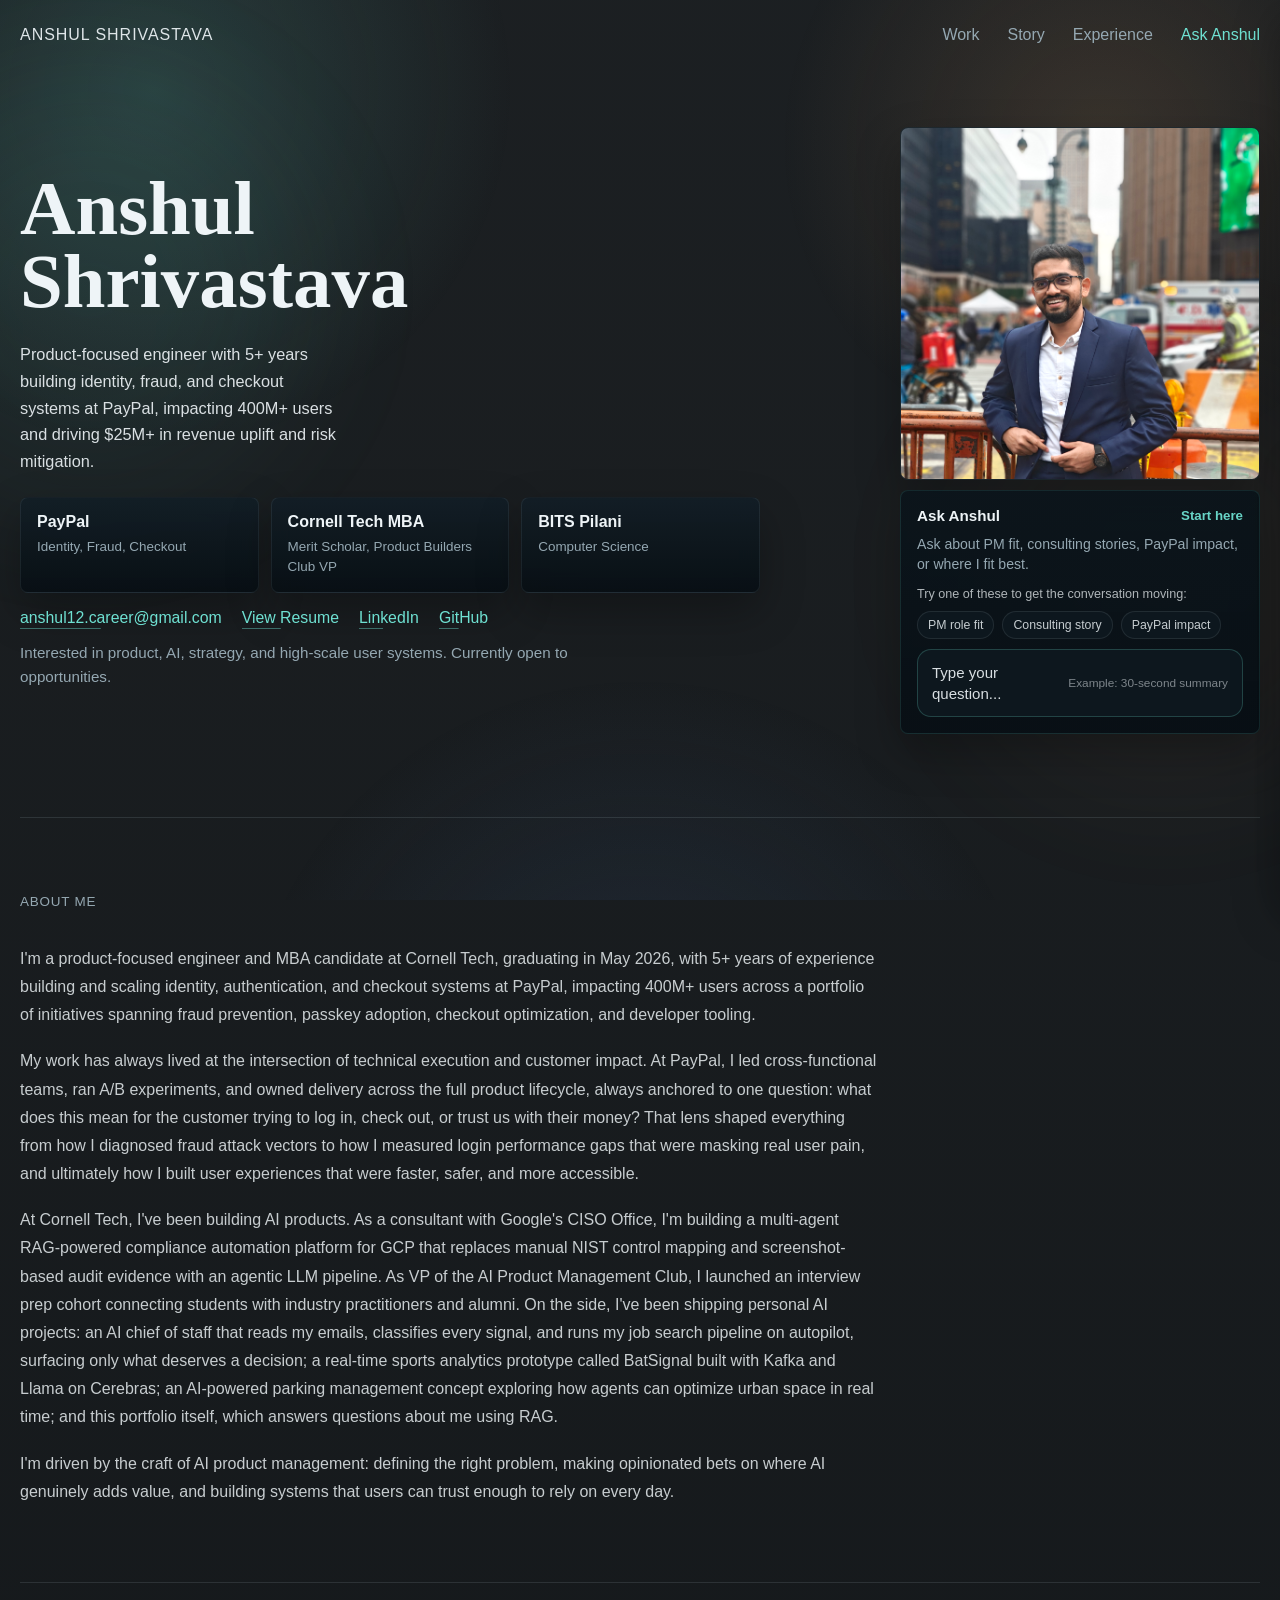
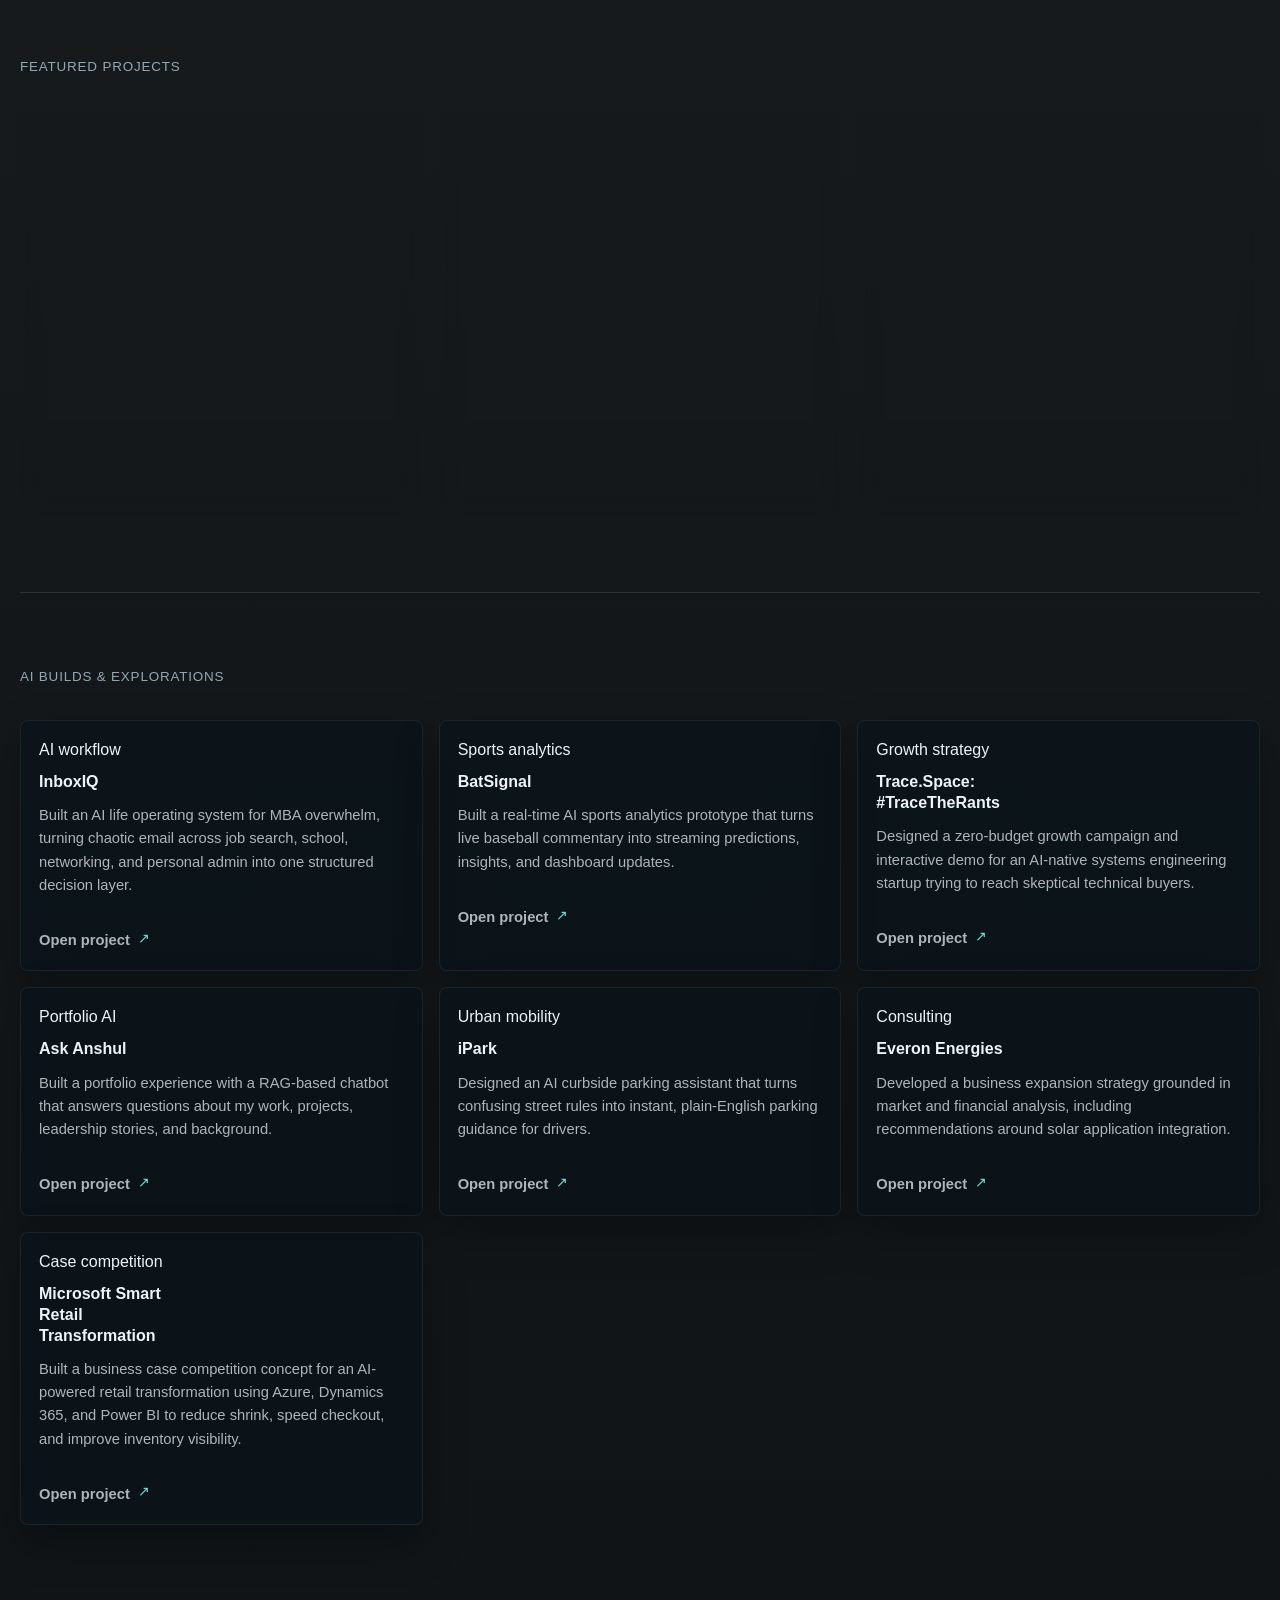
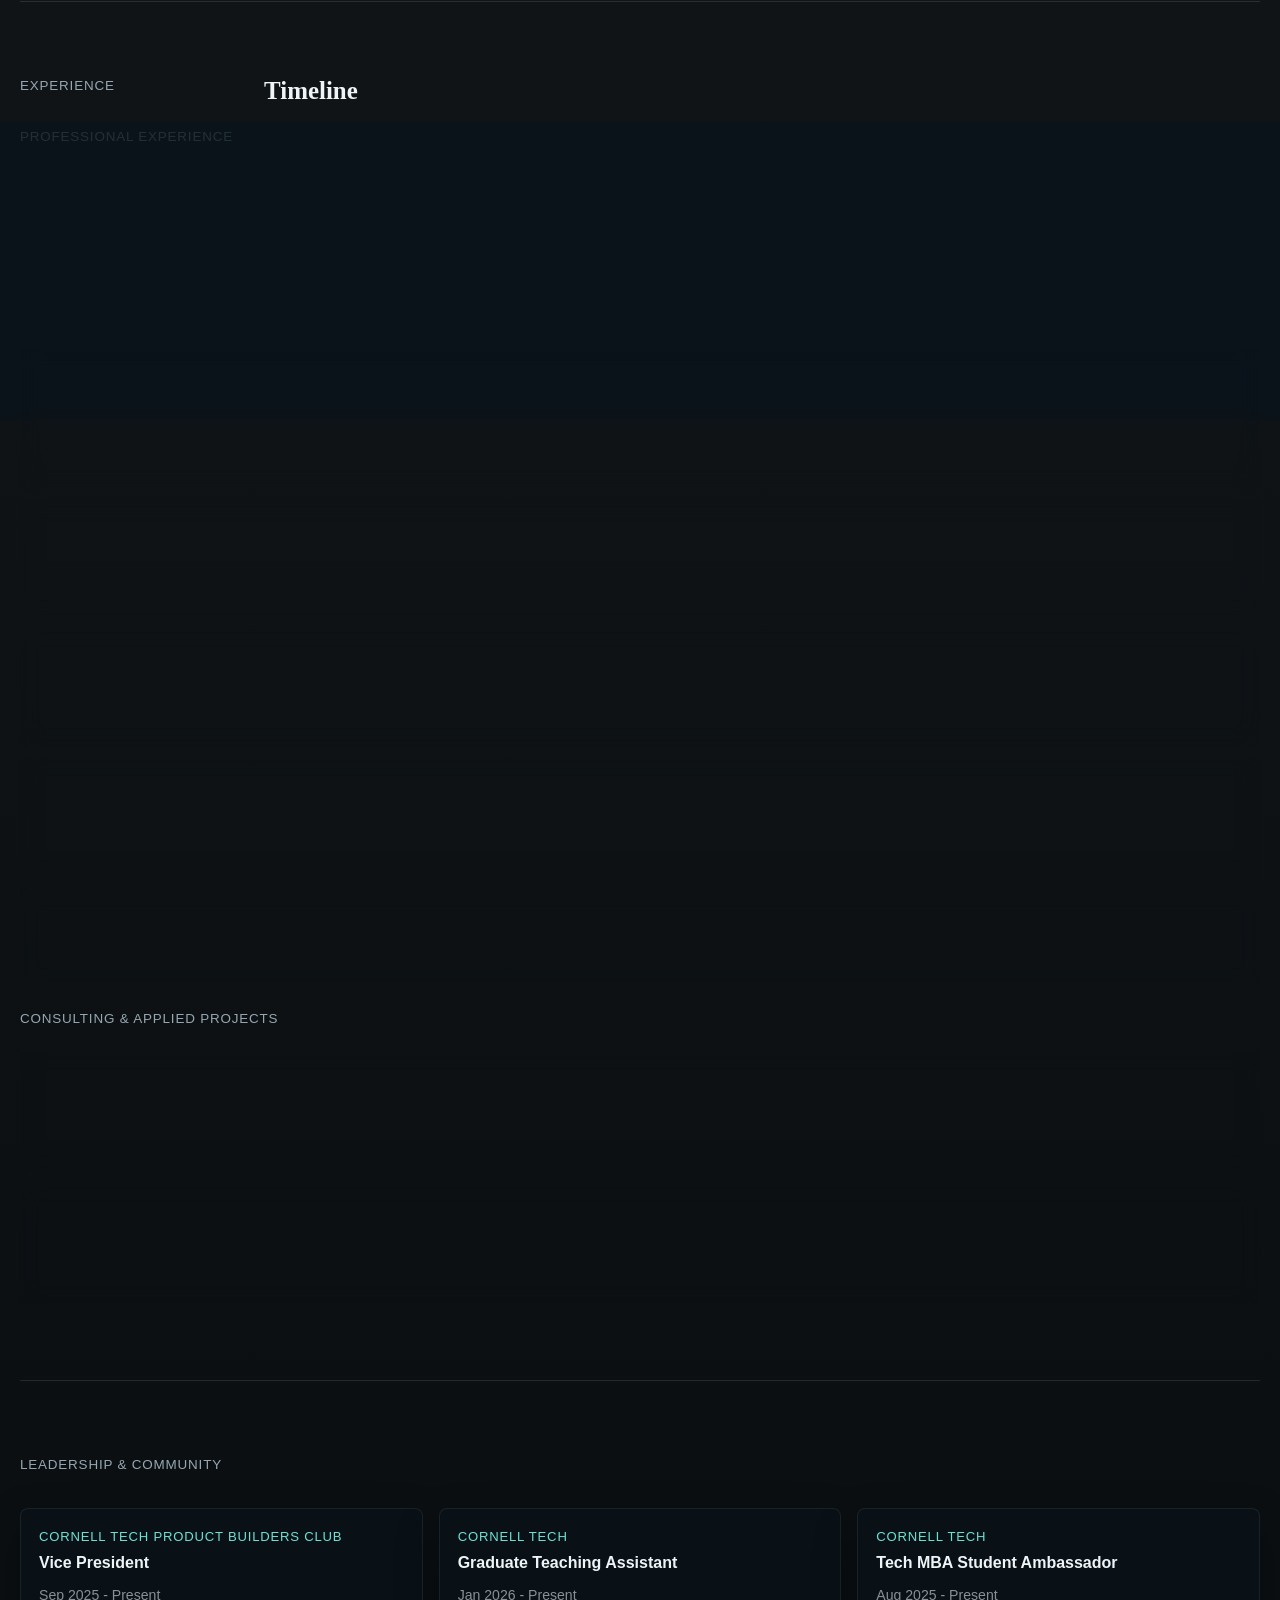
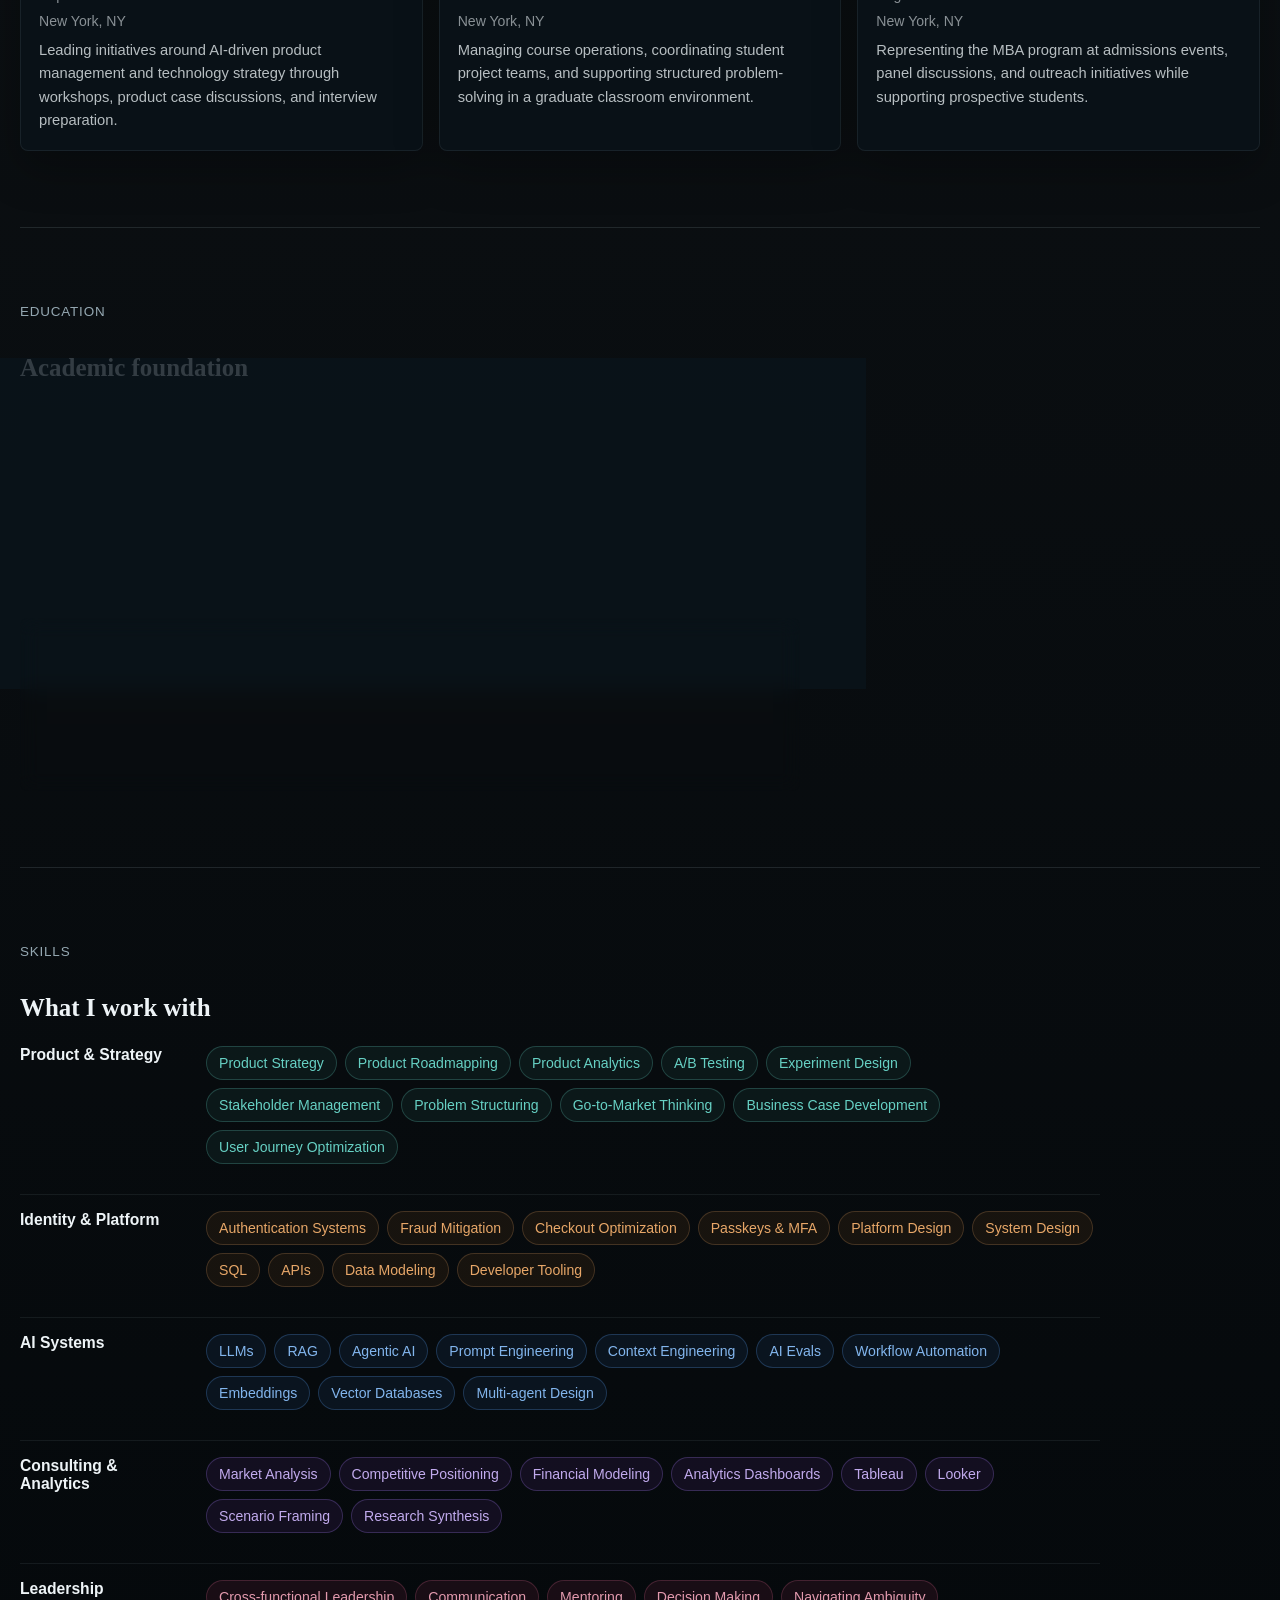
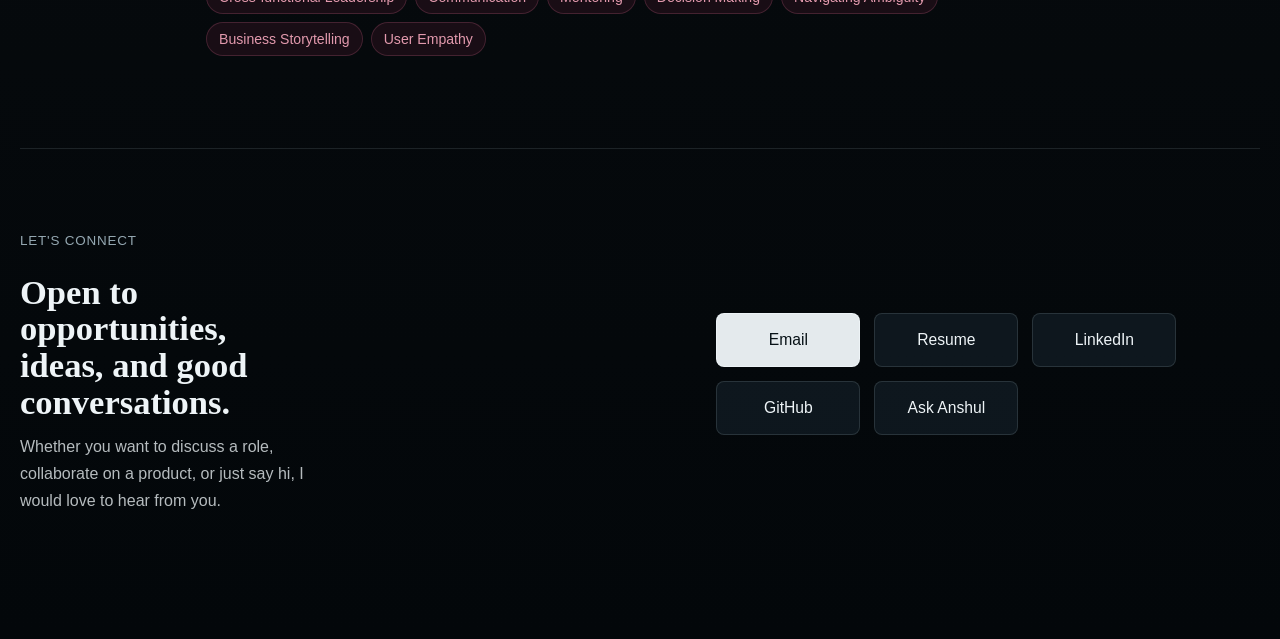
<file: index.html>
<!DOCTYPE html>
<html lang="en">
  <head>
    <meta charset="UTF-8" />
    <meta name="viewport" content="width=device-width, initial-scale=1.0" />
    <title>Anshul Shrivastava</title>
    <meta
      name="description"
      content="Portfolio setup for Anshul Shrivastava, featuring product-minded engineering work, case studies, and an AI-ready profile chatbot."
    />
    <link rel="stylesheet" href="./styles.css" />
    <script defer src="https://cdn.vercel-insights.com/v1/script.js"></script>
  </head>
  <body>
    <div class="ambient-glow ambient-glow-left" aria-hidden="true"></div>
    <div class="ambient-glow ambient-glow-right" aria-hidden="true"></div>
    <div class="page-shell">
      <header class="topbar">
        <div class="wordmark">Anshul Shrivastava</div>
        <nav class="topnav" aria-label="Primary">
          <a href="#work">Work</a>
          <a href="#story">Story</a>
          <a href="#experience">Experience</a>
          <button class="nav-chat-trigger" type="button" data-open-chat data-chat-open-source="nav">Ask Anshul</button>
        </nav>
      </header>

      <main>
        <section class="hero">
          <div class="hero-copy">
            <h1>Anshul Shrivastava</h1>
            <p class="hero-summary">
              Product-focused engineer with 5+ years building identity, fraud, and checkout systems at
              PayPal, impacting 400M+ users and driving $25M+ in revenue uplift and risk mitigation.
            </p>
            <div class="hero-signals" aria-label="Key signals">
              <article class="signal-pill">
                <span class="signal-value">PayPal</span>
                <span class="signal-label">Identity, Fraud, Checkout</span>
              </article>
              <article class="signal-pill">
                <span class="signal-value">Cornell Tech MBA</span>
                <span class="signal-label">Merit Scholar, Product Builders Club VP</span>
              </article>
              <article class="signal-pill">
                <span class="signal-value">BITS Pilani</span>
                <span class="signal-label">Computer Science</span>
              </article>
            </div>
            <div class="hero-actions">
              <a class="hero-link-secondary" href="mailto:anshul12.career@gmail.com">anshul12.career@gmail.com</a>
              <a class="hero-link-secondary" href="./Anshul_Shrivastava.pdf" target="_blank" rel="noreferrer">View Resume</a>
              <a class="hero-link-secondary" href="https://www.linkedin.com/in/anshul-shrivastava-bits/" target="_blank" rel="noreferrer">LinkedIn</a>
              <a class="hero-link-secondary" href="https://github.com/anshul570" target="_blank" rel="noreferrer">GitHub</a>
            </div>
            <p class="hero-note">
              Interested in product, AI, strategy, and high-scale user systems. Currently open to
              opportunities.
            </p>
          </div>

          <div class="hero-portrait-card" aria-label="Portrait">
            <div class="hero-portrait-frame">
              <img src="./assets/anshul-hero-portrait.jpeg" alt="Portrait of Anshul Shrivastava" />
            </div>
            <div class="hero-chat-preview">
              <div class="hero-chat-preview-header">
                <span class="hero-chat-preview-title">Ask Anshul</span>
                <span class="hero-chat-preview-status">Start here</span>
              </div>
              <p class="hero-chat-preview-copy">
                Ask about PM fit, consulting stories, PayPal impact, or where I fit best.
              </p>
              <p class="hero-chat-preview-hint">Try one of these to get the conversation moving:</p>
              <div class="hero-chat-preview-topics" aria-hidden="true">
                <span>PM role fit</span>
                <span>Consulting story</span>
                <span>PayPal impact</span>
              </div>
              <button
                class="hero-chat-preview-prompt"
                type="button"
                data-open-chat
                data-chat-placeholder="Type your question..."
                data-chat-open-source="hero"
              >
                <span class="hero-chat-preview-prompt-label">Type your question...</span>
                <span class="hero-chat-preview-prompt-subtle">Example: 30-second summary</span>
              </button>
            </div>
          </div>
        </section>

        <section class="band intro-band" id="story">
          <div class="section-heading">
            <p class="eyebrow">About Me</p>
          </div>
          <div class="about-copy">
            <p>
              I'm a product-focused engineer and MBA candidate at Cornell Tech, graduating in May 2026,
              with 5+ years of experience building and scaling identity, authentication, and checkout
              systems at PayPal, impacting 400M+ users across a portfolio of initiatives spanning fraud
              prevention, passkey adoption, checkout optimization, and developer tooling.
            </p>
            <p>
              My work has always lived at the intersection of technical execution and customer impact. At
              PayPal, I led cross-functional teams, ran A/B experiments, and owned delivery across the full
              product lifecycle, always anchored to one question: what does this mean for the customer
              trying to log in, check out, or trust us with their money? That lens shaped everything from
              how I diagnosed fraud attack vectors to how I measured login performance gaps that were
              masking real user pain, and ultimately how I built user experiences that were faster, safer,
              and more accessible.
            </p>
            <p>
              At Cornell Tech, I've been building AI products. As a consultant with Google's CISO Office,
              I'm building a multi-agent RAG-powered compliance automation platform for GCP that replaces
              manual NIST control mapping and screenshot-based audit evidence with an agentic LLM pipeline.
              As VP of the AI Product Management Club, I launched an interview prep cohort connecting
              students with industry practitioners and alumni. On the side, I've been shipping personal AI
              projects: an AI chief of staff that reads my emails, classifies every signal, and runs my job
              search pipeline on autopilot, surfacing only what deserves a decision; a real-time sports
              analytics prototype called BatSignal built with Kafka and Llama on Cerebras; an AI-powered
              parking management concept exploring how agents can optimize urban space in real time; and
              this portfolio itself, which answers questions about me using RAG.
            </p>
            <p>
              I'm driven by the craft of AI product management: defining the right problem, making
              opinionated bets on where AI genuinely adds value, and building systems that users can trust
              enough to rely on every day.
            </p>
          </div>
        </section>

        <section class="band work-band" id="work">
          <div class="section-heading">
            <p class="eyebrow">Featured Projects</p>
          </div>
          <div class="work-grid" id="featured-work"></div>
        </section>

        <section class="band explorations-band" id="explorations">
          <div class="section-heading">
            <p class="eyebrow">AI Builds & Explorations</p>
          </div>
          <div class="exploration-grid" id="exploration-projects"></div>
        </section>

        <section class="band timeline-band" id="experience">
          <div class="section-heading">
            <p class="eyebrow">Experience</p>
            <h2>Timeline</h2>
          </div>
          <div class="experience-groups">
            <div class="experience-group">
              <div class="section-heading compact experience-subheading">
                <p class="eyebrow">Professional Experience</p>
              </div>
              <div class="timeline" id="experience-list"></div>
            </div>
            <div class="experience-group">
              <div class="section-heading compact experience-subheading">
                <p class="eyebrow">Consulting & Applied Projects</p>
              </div>
              <div class="timeline" id="consulting-list"></div>
            </div>
          </div>
        </section>

        <section class="band leadership-band" id="leadership">
          <div class="section-heading compact">
            <p class="eyebrow">Leadership & Community</p>
          </div>
          <div class="leadership-grid" id="leadership-list"></div>
        </section>

        <section class="band education-band">
          <div class="section-heading compact">
            <p class="eyebrow">Education</p>
            <h2>Academic foundation</h2>
          </div>
          <div id="education-list" class="stack-list"></div>
        </section>

        <section class="band skills-band">
          <div class="section-heading compact">
            <p class="eyebrow">Skills</p>
            <h2>What I work with</h2>
          </div>
          <div id="skills-list" class="skills-board"></div>
        </section>

        <section class="band connect-band" id="connect">
          <div class="connect-shell">
            <div class="connect-copy">
              <p class="eyebrow">Let's Connect</p>
              <h2>Open to opportunities, ideas, and good conversations.</h2>
              <p>
                Whether you want to discuss a role, collaborate on a product, or just say hi, I would
                love to hear from you.
              </p>
            </div>
            <div class="connect-actions">
              <a class="connect-link connect-link-accent" href="mailto:anshul12.career@gmail.com">Email</a>
              <a class="connect-link" href="./Anshul_Shrivastava.pdf" target="_blank" rel="noreferrer">Resume</a>
              <a class="connect-link" href="https://www.linkedin.com/in/anshul-shrivastava-bits/" target="_blank" rel="noreferrer">LinkedIn</a>
              <a class="connect-link" href="https://github.com/anshul570" target="_blank" rel="noreferrer">GitHub</a>
              <button class="connect-link" type="button" data-open-chat data-chat-open-source="connect">Ask Anshul</button>
            </div>
          </div>
        </section>
      </main>
    </div>

    <div class="chat-overlay" id="chat-overlay" hidden></div>
    <aside class="chat-drawer" id="chat-drawer" aria-hidden="true">
      <div class="chat-drawer-header">
        <div>
          <p class="eyebrow">Ask Anshul</p>
          <h2>Portfolio AI</h2>
          <p class="chat-drawer-subtitle">Grounded in portfolio docs, project writeups, and resume context.</p>
        </div>
        <button class="chat-close" type="button" id="chat-close" aria-label="Close chat">Close</button>
      </div>
      <div class="chat-intro-card">
        <p class="chat-intro">
          Ask about PayPal, Cornell Tech, BITS Pilani, platform work, AI builds, leadership stories, or
          where this profile is headed next.
        </p>
      </div>
      <div class="prompt-list drawer-prompts">
        <button class="prompt-chip" type="button" data-chat-prompt="What did Anshul do at PayPal?">What did Anshul do at PayPal?</button>
        <button class="prompt-chip" type="button" data-chat-prompt="Tell me about passkeys and platform work.">Tell me about passkeys and platform work.</button>
        <button class="prompt-chip" type="button" data-chat-prompt="How does Anshul lead through ambiguity?">How does Anshul lead through ambiguity?</button>
      </div>
      <div class="chat-panel" aria-live="polite">
        <div class="chat-log" id="chat-log">
          <article class="chat-message assistant">
            <p>
              Ask me anything about PayPal, projects, leadership, PM fit, or consulting fit.
            </p>
          </article>
        </div>
        <form id="chat-form" class="chat-form">
          <label class="sr-only" for="chat-input">Ask a question</label>
          <input
            id="chat-input"
            name="chat-input"
            type="text"
            placeholder="Ask about projects, impact, leadership, or role fit"
            autocomplete="off"
          />
          <button type="submit">Ask</button>
        </form>
      </div>
    </aside>

    <script src="./content.js"></script>
    <script src="./analytics.js"></script>
    <script src="./app.js"></script>
  </body>
</html>
</file>
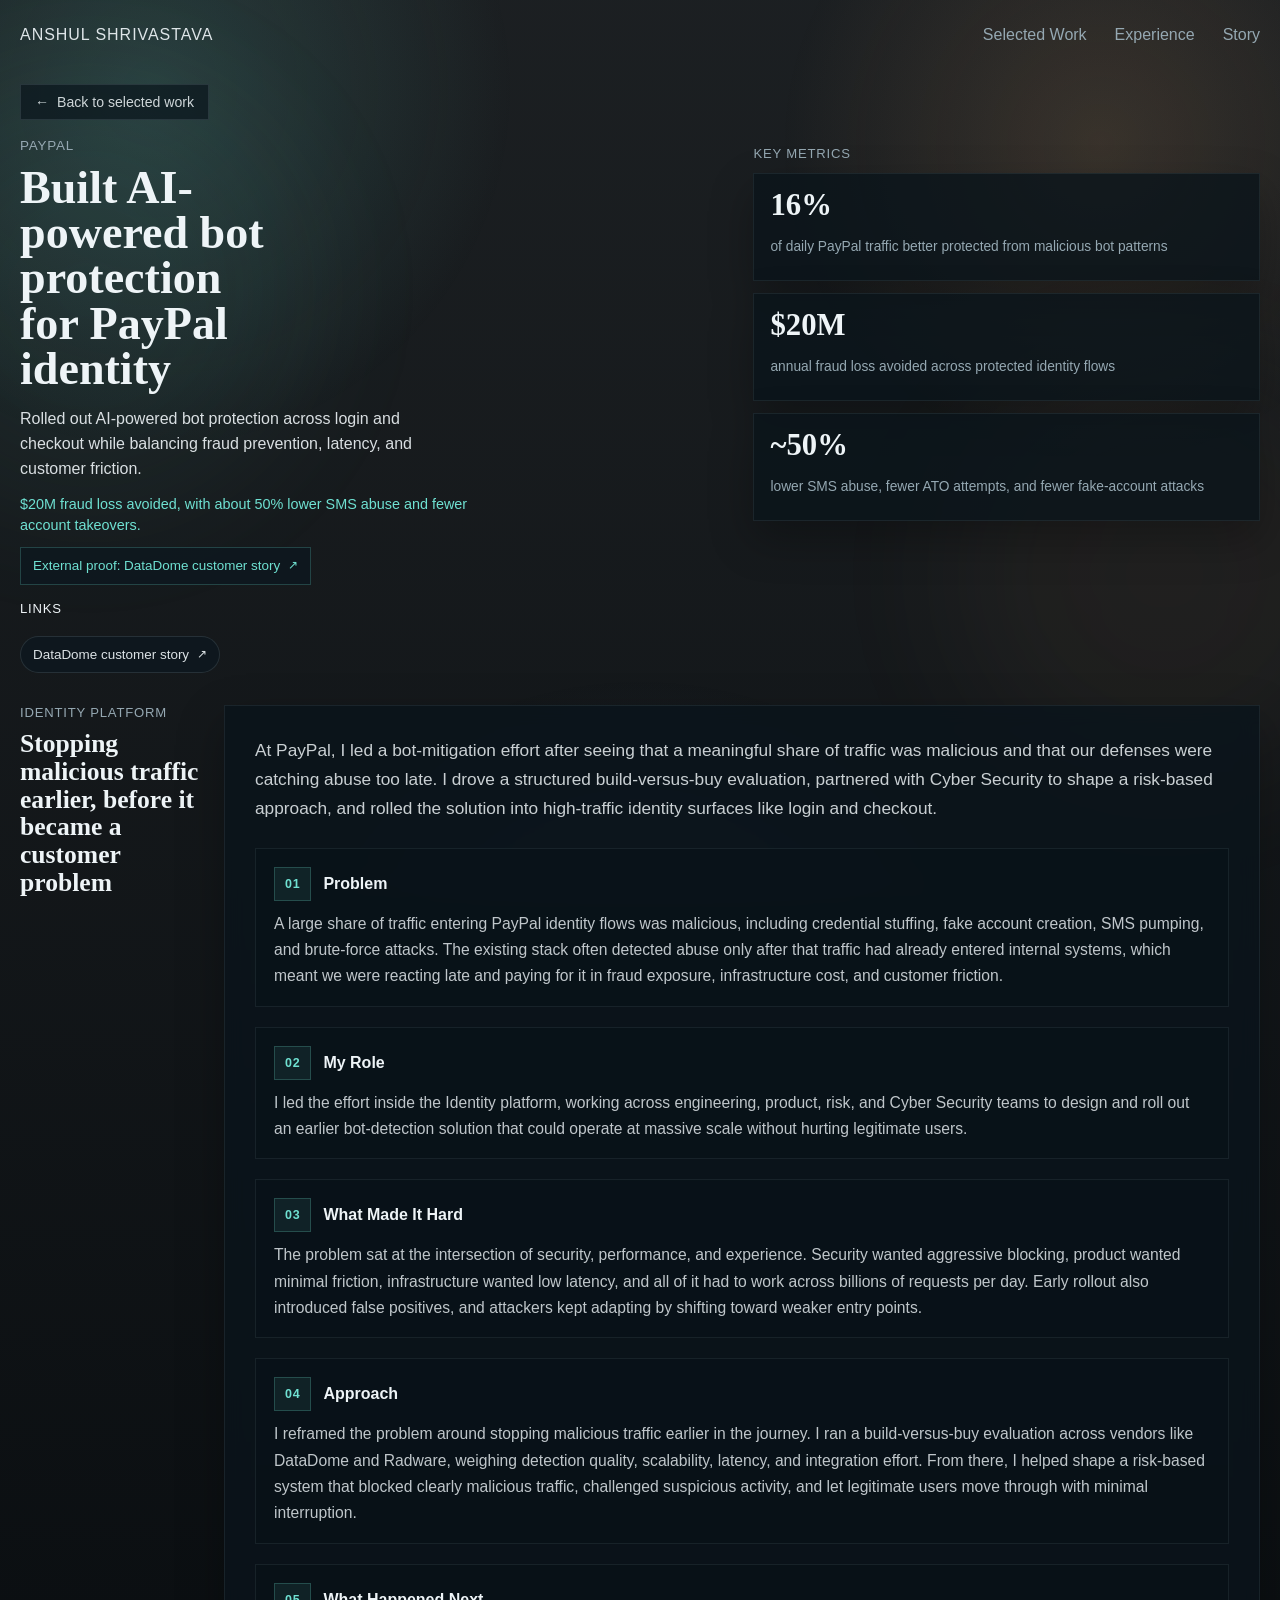
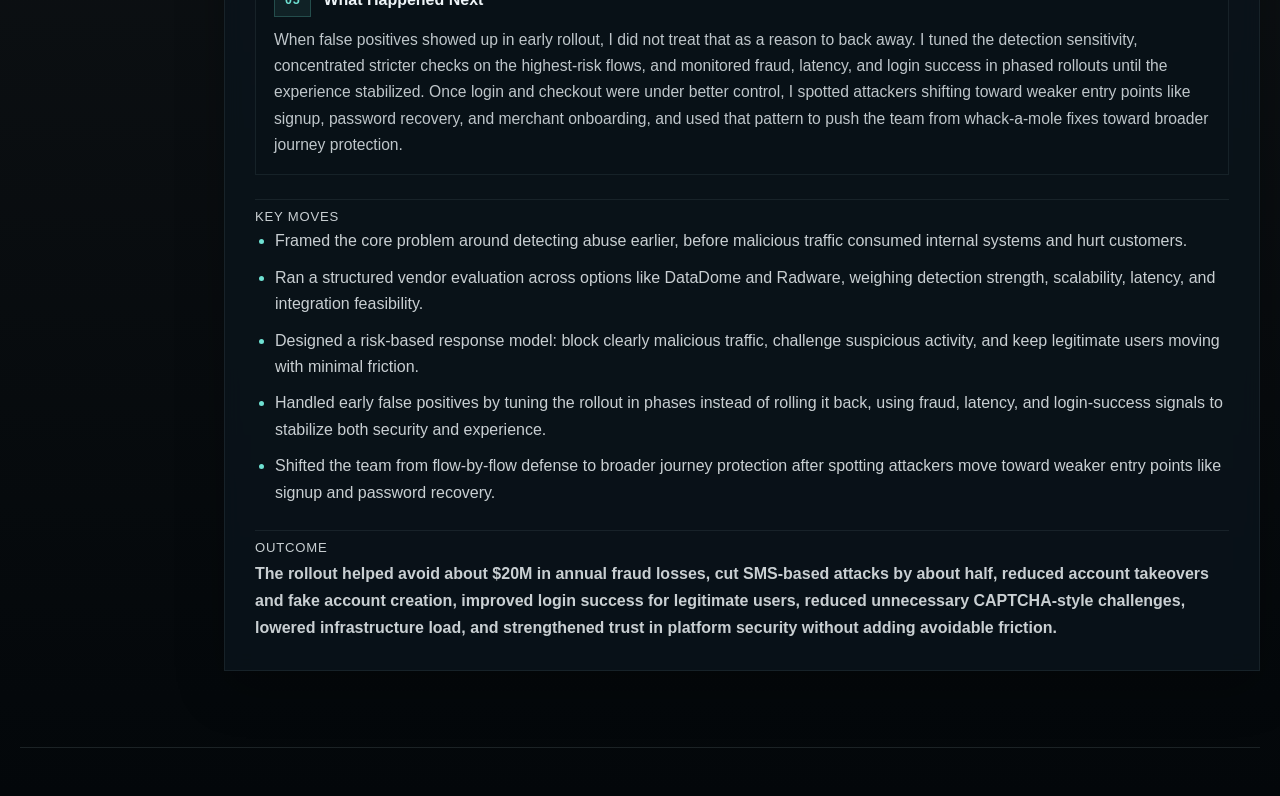
<file: project.html>
<!DOCTYPE html>
<html lang="en">
  <head>
    <meta charset="UTF-8" />
    <meta name="viewport" content="width=device-width, initial-scale=1.0" />
    <title>Project | Anshul Shrivastava</title>
    <meta
      name="description"
      content="Project detail page for Anshul Shrivastava's portfolio."
    />
    <link rel="stylesheet" href="./styles.css" />
    <script defer src="https://cdn.vercel-insights.com/v1/script.js"></script>
  </head>
  <body>
    <div class="ambient-glow ambient-glow-left" aria-hidden="true"></div>
    <div class="ambient-glow ambient-glow-right" aria-hidden="true"></div>
    <div class="page-shell">
      <header class="topbar">
        <a class="wordmark wordmark-link" href="./index.html">Anshul Shrivastava</a>
        <nav class="topnav" aria-label="Project navigation">
          <a href="./index.html#work">Selected Work</a>
          <a href="./index.html#experience">Experience</a>
          <a href="./index.html#story">Story</a>
        </nav>
      </header>

      <main>
        <section class="project-hero">
          <div class="project-hero-copy">
            <a class="project-back-link" href="./index.html#work">
              <span aria-hidden="true">←</span>
              <span>Back to selected work</span>
            </a>
            <p class="eyebrow" id="project-tag">Project</p>
            <h1 id="project-title">Project detail</h1>
            <p class="project-summary" id="project-summary"></p>
            <p class="project-impact" id="project-impact"></p>
            <a class="project-proof-link" id="project-proof-link" href="#" target="_blank" rel="noreferrer" hidden></a>
            <section class="project-links-block" id="project-links-block" hidden>
              <p class="project-mini-label">Links</p>
              <div class="project-links-list" id="project-links-list"></div>
            </section>
          </div>
          <div class="project-hero-side">
            <p class="project-side-kicker" id="project-metric-label">Key Metrics</p>
            <section class="project-metrics" id="project-metrics"></section>
          </div>
        </section>

        <section class="band project-detail-band">
          <div class="project-detail-grid">
            <div class="project-sidebar">
              <p class="project-side-label" id="project-detail-label">Overview</p>
              <h2 id="project-detail-headline">Project narrative</h2>
            </div>
            <div class="project-story">
              <p class="project-lead" id="project-detail-overview"></p>
              <div class="project-sections" id="project-sections"></div>
              <section class="project-summary-block">
                <p class="project-mini-label">Key Moves</p>
                <ul class="spotlight-list" id="project-detail-highlights"></ul>
              </section>
              <section class="project-summary-block">
                <p class="project-mini-label">Outcome</p>
                <p class="spotlight-outcome" id="project-detail-outcome"></p>
              </section>
            </div>
          </div>
        </section>
      </main>
    </div>

    <script src="./content.js"></script>
    <script src="./analytics.js"></script>
    <script src="./project.js"></script>
  </body>
</html>
</file>
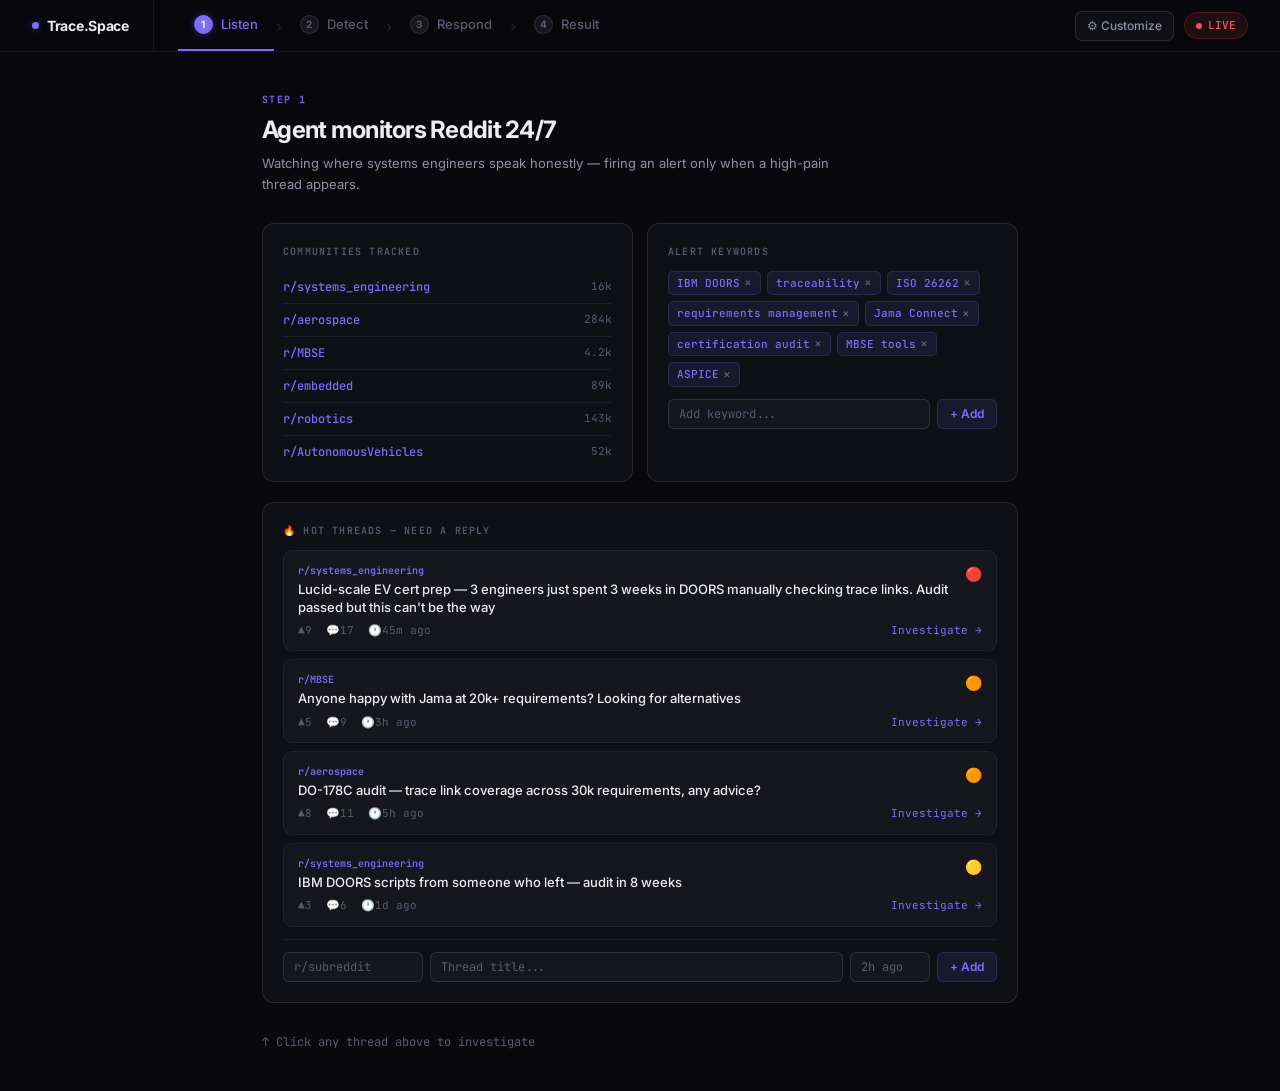
<file: artifacts/trace-space/tracespace_demo_v5_2.html>
<!DOCTYPE html>
<html lang="en">
<head>
<meta charset="UTF-8">
<meta name="viewport" content="width=device-width, initial-scale=1.0">
<title>Trace.Space — Outreach Demo</title>
<style>
  @import url('https://fonts.googleapis.com/css2?family=Inter:wght@400;500;600;700&family=JetBrains+Mono:wght@400;500&display=swap');

  :root {
    --bg:#08080d; --s1:#0f0f16; --s2:#16161f;
    --b1:rgba(255,255,255,0.06); --b2:rgba(255,255,255,0.11);
    --text:#ededf2; --m1:#5a5a70; --m2:#9090a8;
    --ac:#7c6dfa; --acl:rgba(124,109,250,0.1); --acm:rgba(124,109,250,0.18);
    --red:#f05252; --redl:rgba(240,82,82,0.1);
    --green:#10d9a0; --greenl:rgba(16,217,160,0.1);
    --or:#f59e42; --li:#4a9eed;
  }

  *{margin:0;padding:0;box-sizing:border-box}
  body{background:var(--bg);color:var(--text);font-family:'Inter',sans-serif;font-size:14px;line-height:1.5;min-height:100vh}
  body::before{content:'';position:fixed;inset:0;background-image:radial-gradient(rgba(124,109,250,0.04) 1px,transparent 1px);background-size:28px 28px;pointer-events:none;z-index:0}
  .app{position:relative;z-index:1}

  /* NAV */
  nav{background:rgba(8,8,13,0.9);border-bottom:1px solid var(--b1);backdrop-filter:blur(16px);padding:0 32px;display:flex;align-items:stretch;height:52px;position:sticky;top:0;z-index:100}
  .logo{display:flex;align-items:center;gap:8px;font-weight:700;font-size:14px;letter-spacing:-0.02em;margin-right:24px;padding-right:24px;border-right:1px solid var(--b1)}
  .logo-dot{width:7px;height:7px;border-radius:50%;background:var(--ac);box-shadow:0 0 8px rgba(124,109,250,0.4)}
  .steps{display:flex;align-items:center;flex:1}
  .step{display:flex;align-items:center;gap:8px;padding:0 16px;height:100%;cursor:pointer;border-bottom:2px solid transparent;color:var(--m1);font-size:13px;font-weight:500;transition:all 0.2s;white-space:nowrap;user-select:none}
  .step:hover{color:var(--m2)}
  .step.active{color:var(--ac);border-bottom-color:var(--ac)}
  .step.done{color:var(--green)}
  .sn{width:19px;height:19px;border-radius:50%;background:var(--s2);border:1px solid var(--b2);display:flex;align-items:center;justify-content:center;font-size:10px;font-weight:700;color:var(--m1);flex-shrink:0;transition:all 0.2s}
  .step.active .sn{background:var(--ac);border-color:var(--ac);color:#fff;box-shadow:0 0 10px rgba(124,109,250,0.35)}
  .step.done .sn{background:var(--green);border-color:var(--green);color:var(--bg)}
  .sep{color:var(--b2);font-size:16px;padding:0 2px}
  .nr{margin-left:auto;display:flex;align-items:center;gap:10px}
  .lpill{display:flex;align-items:center;gap:6px;background:var(--redl);border:1px solid rgba(240,82,82,0.2);border-radius:20px;padding:4px 11px;font-size:11px;font-weight:600;color:var(--red);font-family:'JetBrains Mono',monospace}
  .ld{width:6px;height:6px;border-radius:50%;background:var(--red);animation:blink 1.4s infinite}
  @keyframes blink{0%,100%{opacity:1}50%{opacity:0.2}}
  .cbtn{display:flex;align-items:center;gap:5px;border:1px solid var(--b2);border-radius:7px;padding:5px 11px;cursor:pointer;font-size:12px;font-weight:500;color:var(--m2);background:var(--s1);transition:all 0.15s}
  .cbtn:hover{border-color:var(--ac);color:var(--ac)}

  /* SCREENS */
  .screen{display:none;min-height:calc(100vh - 52px)}
  .screen.active{display:block}
  .lay{max-width:820px;margin:0 auto;padding:40px 32px}

  .ey{font-size:10px;font-weight:600;letter-spacing:0.14em;color:var(--ac);text-transform:uppercase;margin-bottom:5px;font-family:'JetBrains Mono',monospace}
  .pt{font-size:24px;font-weight:700;letter-spacing:-0.03em;margin-bottom:5px}
  .ps{color:var(--m2);font-size:13px;margin-bottom:28px;line-height:1.6;max-width:580px}

  .card{background:var(--s1);border:1px solid var(--b2);border-radius:12px;padding:20px}
  .ctitle{font-size:10px;font-weight:600;text-transform:uppercase;letter-spacing:0.12em;color:var(--m1);margin-bottom:12px;font-family:'JetBrains Mono',monospace}
  .g2{display:grid;grid-template-columns:1fr 1fr;gap:14px;margin-bottom:20px}
  .g4{display:grid;grid-template-columns:repeat(4,1fr);gap:12px;margin-bottom:20px}

  .nbtn{display:inline-flex;align-items:center;gap:7px;background:var(--ac);color:#fff;border:none;border-radius:8px;padding:10px 20px;font-size:13px;font-weight:600;cursor:pointer;font-family:'Inter',sans-serif;transition:all 0.15s;box-shadow:0 0 20px rgba(124,109,250,0.2)}
  .nbtn:hover{background:#6b5ce0;transform:translateY(-1px)}

  /* S1 */
  .sr{display:flex;align-items:center;justify-content:space-between;padding:7px 0;border-bottom:1px solid var(--b1)}
  .sr:last-child{border-bottom:none;padding-bottom:0}
  .sn2{font-family:'JetBrains Mono',monospace;font-size:12px;color:var(--ac);font-weight:500}
  .ss{font-size:11px;color:var(--m1);font-family:'JetBrains Mono',monospace}

  .ht{background:var(--s2);border:1px solid var(--b1);border-radius:9px;padding:12px 14px;display:flex;flex-direction:column;gap:6px;transition:all 0.15s;cursor:pointer}
  .ht:hover{border-color:var(--ac);background:rgba(124,109,250,0.06);}
  .ht-top{display:flex;align-items:flex-start;justify-content:space-between;gap:10px}
  .ht-sub{font-size:10px;font-family:'JetBrains Mono',monospace;color:var(--ac);font-weight:600;margin-bottom:2px}
  .ht-title{font-size:13px;font-weight:500;color:var(--text);line-height:1.4;flex:1}
  .ht-meta{display:flex;gap:14px}
  .ht-s{font-size:11px;color:var(--m1);font-family:'JetBrains Mono',monospace}

  .kwrap{display:flex;flex-wrap:wrap;gap:6px;margin-bottom:12px}
  .kw{display:flex;align-items:center;gap:4px;background:var(--acl);border:1px solid var(--acm);border-radius:5px;padding:3px 8px;font-size:11px;font-weight:500;color:var(--ac);font-family:'JetBrains Mono',monospace}
  .kr{cursor:pointer;color:var(--m1);font-size:13px;line-height:1;transition:color 0.15s}
  .kr:hover{color:var(--red)}

  .ar{display:flex;gap:7px}
  .ai{flex:1;border:1px solid var(--b2);border-radius:6px;padding:6px 10px;font-size:12px;font-family:'JetBrains Mono',monospace;color:var(--text);background:var(--s2);outline:none;transition:border-color 0.15s}
  .ai:focus{border-color:var(--ac)}
  .ai::placeholder{color:var(--m1)}
  .ab{background:var(--acl);border:1px solid var(--acm);border-radius:6px;padding:6px 12px;font-size:12px;font-weight:600;color:var(--ac);cursor:pointer;font-family:'Inter',sans-serif;transition:all 0.15s;white-space:nowrap}
  .ab:hover{background:var(--ac);color:#fff}

  /* S2 */
  .lbadge{display:inline-flex;align-items:center;gap:7px;background:rgba(232,69,69,0.08);border:1px solid rgba(232,69,69,0.18);border-radius:7px;padding:7px 13px;margin-bottom:18px;font-size:12px;color:var(--red);font-weight:600}
  .ldot{width:6px;height:6px;border-radius:50%;background:var(--red)}

  .acard{background:var(--s1);border:1px solid rgba(240,82,82,0.3);border-radius:12px;overflow:hidden;margin-bottom:22px;animation:pop 0.3s ease;box-shadow:0 0 30px rgba(240,82,82,0.06)}
  @keyframes pop{from{opacity:0;transform:scale(0.97)}to{opacity:1;transform:scale(1)}}
  .abar{background:var(--red);padding:9px 18px;display:flex;align-items:center;justify-content:space-between}
  .albl{color:#fff;font-size:11px;font-weight:700;letter-spacing:0.06em;font-family:'JetBrains Mono',monospace}
  .ascore{background:#fff;color:var(--red);font-weight:800;font-size:12px;border-radius:5px;padding:2px 9px;font-family:'JetBrains Mono',monospace}
  .abody{padding:20px}
  .tsrc{font-size:11px;font-family:'JetBrains Mono',monospace;color:var(--m1);margin-bottom:7px}
  .ttitle{font-size:17px;font-weight:600;line-height:1.4;margin-bottom:12px}
  .ttitle mark{background:rgba(240,82,82,0.14);color:var(--red);border-radius:3px;padding:0 3px}
  .tquote{font-size:13px;color:var(--m2);line-height:1.6;border-left:2px solid var(--ac);padding-left:13px;margin-bottom:20px;font-style:italic}
  .stats{display:flex;gap:24px;margin-bottom:20px}
  .si{display:flex;flex-direction:column;gap:2px}
  .sv{font-size:22px;font-weight:700;font-family:'JetBrains Mono',monospace;line-height:1}
  .sv.red{color:var(--red)}
  .sk{font-size:10px;color:var(--m1);text-transform:uppercase;letter-spacing:0.06em}
  .sbar-row{display:flex;align-items:center;gap:10px;margin-bottom:7px}
  .sbar-row:last-child{margin-bottom:0}
  .sbar-lbl{font-size:11px;color:var(--m2);min-width:120px}
  .sbar-track{flex:1;height:4px;background:var(--s2);border-radius:2px;overflow:hidden}
  .sbar-fill{height:100%;border-radius:2px}
  .sbar-n{font-size:11px;font-family:'JetBrains Mono',monospace;font-weight:600;min-width:26px;text-align:right}

  /* S3 */
  .rg{display:grid;grid-template-columns:1fr 1fr;gap:14px;margin-bottom:16px}
  .rc{background:var(--s1);border:1px solid var(--b2);border-radius:12px;overflow:hidden}
  .rh{padding:11px 16px;border-bottom:1px solid var(--b1);display:flex;align-items:center;gap:7px;font-size:12px;font-weight:600;background:var(--s2)}
  .rdot{width:18px;height:18px;background:#ff4500;border-radius:50%;display:flex;align-items:center;justify-content:center;font-size:9px;color:#fff;font-weight:800;flex-shrink:0}
  .lisq{width:18px;height:18px;background:var(--li);border-radius:3px;display:flex;align-items:center;justify-content:center;font-size:9px;color:#fff;font-weight:800;flex-shrink:0}
  .rb{padding:16px;font-size:13px;line-height:1.75;color:var(--m2)}
  .rb strong{color:var(--text);font-weight:600}
  .rb .lk{color:var(--ac);font-weight:500}
  .rb .ht2{color:var(--li);font-size:12px}
  .rfooter{margin:0 16px 16px;background:var(--greenl);border:1px solid rgba(16,217,160,0.15);border-radius:7px;padding:8px 12px;font-size:11px;color:var(--green);font-weight:600}
  .solvebox{margin:0 16px 16px;background:var(--acl);border:1px solid var(--acm);border-radius:7px;padding:12px 14px}
  .solvetitle{font-size:10px;font-weight:700;color:var(--ac);text-transform:uppercase;letter-spacing:0.1em;margin-bottom:8px;font-family:'JetBrains Mono',monospace}
  .solverow{display:flex;gap:7px;font-size:12px;color:var(--m2);line-height:1.5;margin-bottom:5px}
  .solverow:last-child{margin-bottom:0}
  .si2{flex-shrink:0;color:var(--ac);font-weight:700}

  /* S4 */
  .flow{display:flex;align-items:center;background:var(--s1);border:1px solid var(--b2);border-radius:12px;padding:20px 22px;margin-bottom:18px;overflow-x:auto}
  .fn{display:flex;flex-direction:column;align-items:center;gap:6px;min-width:95px}
  .fi{width:40px;height:40px;border-radius:10px;display:flex;align-items:center;justify-content:center;font-size:18px}
  .fl{font-size:11px;font-weight:600;text-align:center;line-height:1.3}
  .fa{font-size:18px;color:var(--b2);margin:0 4px;padding-bottom:16px;flex-shrink:0}
  .mc{background:var(--s1);border:1px solid var(--b2);border-radius:12px;padding:20px 16px;text-align:center}
  .mv{font-size:28px;font-weight:800;font-family:'JetBrains Mono',monospace;letter-spacing:-0.02em;margin-bottom:5px}
  .ml{font-size:12px;color:var(--m2);font-weight:500}
  .ms{font-size:11px;color:var(--m1);margin-top:2px}
  .sum{background:linear-gradient(135deg,var(--s2),rgba(124,109,250,0.1));border:1px solid var(--acm);border-radius:12px;padding:24px 28px;display:flex;align-items:center;justify-content:space-between;gap:18px;box-shadow:0 0 40px rgba(124,109,250,0.06)}
  .st{font-size:15px;font-weight:600;line-height:1.5;letter-spacing:-0.01em}
  .ss2{font-size:12px;color:var(--m2);margin-top:4px}
  .rbtn{background:var(--acl);border:1px solid var(--acm);color:var(--ac);border-radius:7px;padding:9px 16px;font-size:12px;font-weight:600;cursor:pointer;font-family:'Inter',sans-serif;transition:all 0.15s;white-space:nowrap}
  .rbtn:hover{background:var(--ac);color:#fff}

  /* MODAL */
  .mo{position:fixed;inset:0;background:rgba(0,0,0,0.7);z-index:200;display:none;align-items:center;justify-content:center;backdrop-filter:blur(8px)}
  .mo.open{display:flex}
  .md{background:var(--s1);border:1px solid var(--b2);border-radius:14px;width:520px;max-height:80vh;overflow-y:auto;box-shadow:0 24px 80px rgba(0,0,0,0.6);animation:min 0.25s ease}
  @keyframes min{from{opacity:0;transform:translateY(10px)}to{opacity:1;transform:translateY(0)}}
  .mh{padding:18px 22px;border-bottom:1px solid var(--b1);display:flex;align-items:center;justify-content:space-between;position:sticky;top:0;background:var(--s1);z-index:1}
  .mt{font-size:15px;font-weight:700}
  .mc2{cursor:pointer;font-size:20px;color:var(--m1);transition:color 0.15s}
  .mc2:hover{color:var(--text)}
  .mb{padding:22px}
  .ms2{margin-bottom:24px}
  .ms2:last-child{margin-bottom:0}
  .mlbl{font-size:10px;font-weight:700;color:var(--m1);text-transform:uppercase;letter-spacing:0.12em;margin-bottom:10px;font-family:'JetBrains Mono',monospace}
  .ti{display:flex;align-items:flex-start;gap:9px;padding:8px 0;border-bottom:1px solid var(--b1)}
  .ti:last-child{border-bottom:none}
  .titxt{flex:1;font-size:12px;color:var(--m2);line-height:1.4}
  .tisub{font-family:'JetBrains Mono',monospace;color:var(--ac);font-size:10px;margin-bottom:2px}
  .tirm{cursor:pointer;color:var(--m1);font-size:16px;flex-shrink:0;line-height:1.3;transition:color 0.15s}
  .tirm:hover{color:var(--red)}
  .tinp{border:1px solid var(--b2);border-radius:6px;padding:7px 10px;font-size:12px;font-family:'Inter',sans-serif;color:var(--text);background:var(--s2);outline:none;transition:border-color 0.15s}
  .tinp:focus{border-color:var(--ac)}
  .tinp::placeholder{color:var(--m1)}

  ::-webkit-scrollbar{width:4px}
  ::-webkit-scrollbar-track{background:transparent}
  ::-webkit-scrollbar-thumb{background:var(--b2);border-radius:2px}
</style>
</head>
<body>
<div class="app">

<nav>
  <div class="logo"><div class="logo-dot"></div>Trace.Space</div>
  <div class="steps">
    <div class="step active" id="step1" onclick="goTo(1)"><div class="sn" id="sn1">1</div>Listen</div>
    <div class="sep">›</div>
    <div class="step" id="step2" onclick="goTo(2)"><div class="sn" id="sn2">2</div>Detect</div>
    <div class="sep">›</div>
    <div class="step" id="step3" onclick="goTo(3)"><div class="sn" id="sn3">3</div>Respond</div>
    <div class="sep">›</div>
    <div class="step" id="step4" onclick="goTo(4)"><div class="sn" id="sn4">4</div>Result</div>
  </div>
  <div class="nr">
    <div class="cbtn" onclick="openModal()">⚙ Customize</div>
    <div class="lpill"><div class="ld"></div>LIVE</div>
  </div>
</nav>

<!-- S1: LISTEN -->
<div class="screen active" id="screen1">
  <div class="lay">
    <div class="ey">Step 1</div>
    <div class="pt">Agent monitors Reddit 24/7</div>
    <div class="ps">Watching where systems engineers speak honestly — firing an alert only when a high-pain thread appears.</div>

    <div class="g2">
      <div class="card">
        <div class="ctitle">Communities tracked</div>
        <div class="sr"><span class="sn2">r/systems_engineering</span><span class="ss">16k</span></div>
        <div class="sr"><span class="sn2">r/aerospace</span><span class="ss">284k</span></div>
        <div class="sr"><span class="sn2">r/MBSE</span><span class="ss">4.2k</span></div>
        <div class="sr"><span class="sn2">r/embedded</span><span class="ss">89k</span></div>
        <div class="sr"><span class="sn2">r/robotics</span><span class="ss">143k</span></div>
        <div class="sr"><span class="sn2">r/AutonomousVehicles</span><span class="ss">52k</span></div>
      </div>

      <div class="card">
        <div class="ctitle">Alert keywords</div>
        <div class="kwrap" id="kw-display"></div>
        <div class="ar">
          <input class="ai" id="kw-input" placeholder="Add keyword..." onkeydown="if(event.key==='Enter')addKw()">
          <button class="ab" onclick="addKw()">+ Add</button>
        </div>
      </div>
    </div>

    <div class="card" style="margin-bottom:26px;">
      <div style="display:flex;align-items:center;justify-content:space-between;margin-bottom:12px;">
        <div class="ctitle" style="margin-bottom:0;">🔥 Hot threads — need a reply</div>
      </div>
      <div id="ht-display" style="display:flex;flex-direction:column;gap:8px;"></div>
      <div style="margin-top:12px;padding-top:12px;border-top:1px solid var(--b1);display:flex;gap:7px;">
        <input class="ai" id="ht-sub" placeholder="r/subreddit" style="max-width:140px;">
        <input class="ai" id="ht-title" placeholder="Thread title...">
        <input class="ai" id="ht-ago" placeholder="2h ago" style="max-width:80px;">
        <button class="ab" onclick="addHT()">+ Add</button>
      </div>
    </div>

    <div style="font-size:12px;color:var(--m1);font-family:'JetBrains Mono',monospace;padding-top:4px;">↑ Click any thread above to investigate</div>
  </div>
</div>

<!-- S2: DETECT -->
<div class="screen" id="screen2">
  <div class="lay">
    <div class="ey">Step 2</div>
    <div class="pt">Thread flagged</div>
    <div class="ps">Agent scores by keyword density + pain language. Only the highest-scoring threads surface.</div>

    <div class="lbadge"><div class="ldot"></div>Lucid Motors — 40,000+ requirements, ISO 26262 safety certification</div>

    <div class="acard">
      <div class="abar">
        <div class="albl">🚨 Slack alert fired</div>
        <div class="ascore">Pain Score 8.9 / 10</div>
      </div>
      <div class="abody">
        <div class="tsrc">r/systems_engineering · 45 min ago · 9 upvotes · 17 comments</div>
        <div class="ttitle" id="detected-title">
          Lucid-scale EV cert prep — 3 engineers just spent 3 weeks in <mark>DOORS</mark> manually checking <mark>trace links</mark>. Audit passed but this can't be the way
        </div>
        <div class="tquote">
          "We build electric vehicles. Our braking system alone has 4,000 requirements. Before every NHTSA submission we manually verify every single trace link. It passed this time — but one missed link and we fail certification. Months of delay. Millions lost. There has to be a better way in 2026..."
        </div>

        <div class="stats">
          <div class="si"><div class="sv red">8.9</div><div class="sk">Pain Score</div></div>
          <div class="si"><div class="sv">3</div><div class="sk">Keywords hit</div></div>
          <div class="si"><div class="sv">14</div><div class="sk">Comments</div></div>
        </div>

        <div class="sbar-row"><span class="sbar-lbl">Keyword density</span><div class="sbar-track"><div class="sbar-fill" style="width:92%;background:var(--red)"></div></div><span class="sbar-n" style="color:var(--red)">9.2</span></div>
        <div class="sbar-row"><span class="sbar-lbl">Pain language</span><div class="sbar-track"><div class="sbar-fill" style="width:88%;background:var(--red)"></div></div><span class="sbar-n" style="color:var(--red)">8.8</span></div>
        <div class="sbar-row"><span class="sbar-lbl">Subreddit match</span><div class="sbar-track"><div class="sbar-fill" style="width:100%;background:var(--green)"></div></div><span class="sbar-n" style="color:var(--green)">10</span></div>
      </div>
    </div>

    <button class="nbtn" onclick="goTo(3)">See response →</button>
  </div>
</div>

<!-- S3: RESPOND -->
<div class="screen" id="screen3">
  <div class="lay">
    <div class="ey">Step 3</div>
    <div class="pt">Human replies. LinkedIn goes live.</div>
    <div class="ps">Like a building inspection — someone must manually verify 40,000 safety rules before the inspector arrives. That's 3 engineers, 3 weeks, every time. Space Agent does it in minutes.</div>

    <div class="rg">
      <div class="rc">
        <div class="rh"><div class="rdot">R</div>Reddit — helpful reply, no pitch</div>
        <div class="rb">
          We've been through this.<br><br>
          Two things that actually helped:<br><br>
          <strong>1.</strong> Check safety-critical items first — they're what fails audits.<br><br>
          <strong>2.</strong> Check continuously, not in a pre-deadline panic. The audit should feel like a formality.<br><br>
          More on how teams cut prep from weeks to days:<br>
          <span class="lk">→ linkedin.com/company/trace-space</span>
        </div>
        <div class="rfooter">✓ Helpful &nbsp;·&nbsp; No jargon &nbsp;·&nbsp; One link at the end</div>
      </div>

      <div class="rc">
        <div class="rh"><div class="lisq">in</div>LinkedIn — Janis Vavere · same day</div>
        <div class="rb">
          Building a car, robot, or satellite isn't the hard part.<br><br>
          <strong>Proving it's safe is.</strong><br><br>
          3 engineers. 40,000 safety rules. 3 weeks of manual checks. Every certification cycle.<br><br>
          One missed rule = failed inspection = months of delay.<br><br>
          <span class="ht2">#SystemsEngineering #ElectricVehicles #Aerospace</span>
        </div>
        <div class="solvebox">
          <div class="solvetitle">How Space Agent fixes this</div>
          <div class="solverow"><span class="si2">→</span>Checks 40,000 rules in minutes — not weeks</div>
          <div class="solverow"><span class="si2">→</span>Spots broken links before the inspector does</div>
          <div class="solverow"><span class="si2">→</span>Engineers focus on building, not paperwork</div>
        </div>
        <div class="rfooter">✓ Engineers click Reddit link → see exactly how Trace.Space helps</div>
      </div>
    </div>

    <button class="nbtn" onclick="goTo(4)">See the result →</button>
  </div>
</div>

<!-- S4: RESULT -->
<div class="screen" id="screen4">
  <div class="lay">
    <div class="ey">Step 4</div>
    <div class="pt">Reddit → LinkedIn → Demo</div>
    <div class="ps">One replied thread creates a full pipeline. Zero paid spend.</div>

    <div class="flow" style="margin-bottom:18px;">
      <div class="fn"><div class="fi" style="background:rgba(240,82,82,0.1)">🔍</div><div class="fl">Thread<br>detected</div></div>
      <div class="fa">›</div>
      <div class="fn"><div class="fi" style="background:rgba(245,158,66,0.1)">💬</div><div class="fl">Human<br>replies</div></div>
      <div class="fa">›</div>
      <div class="fn"><div class="fi" style="background:rgba(74,158,237,0.1)">📢</div><div class="fl">LinkedIn<br>goes live</div></div>
      <div class="fa">›</div>
      <div class="fn"><div class="fi" style="background:rgba(16,217,160,0.1)">📈</div><div class="fl">Engineers<br>follow</div></div>
      <div class="fa">›</div>
      <div class="fn"><div class="fi" style="background:var(--acl)">🎯</div><div class="fl">Demo<br>request</div></div>
    </div>

    <div class="g4" style="margin-bottom:18px;">
      <div class="mc"><div class="mv">6</div><div class="ml">Threads replied</div><div class="ms">Week 1</div></div>
      <div class="mc"><div class="mv">280</div><div class="ml">Reddit → LinkedIn</div><div class="ms">Organic clicks</div></div>
      <div class="mc"><div class="mv">10k+</div><div class="ml">Impressions</div><div class="ms">Engineers only</div></div>
      <div class="mc"><div class="mv" style="color:var(--ac)">5</div><div class="ml">Demo requests</div><div class="ms">30 days</div></div>
    </div>

    <div class="sum">
      <div>
        <div class="st">"Show up where engineers already are — and actually help them."</div>
        <div class="ss2">Reddit is where they trust. LinkedIn is where they decide.</div>
      </div>
      <button class="rbtn" onclick="goTo(1)">↩ Restart</button>
    </div>
  </div>
</div>

<!-- MODAL -->
<div class="mo" id="mo" onclick="if(event.target===this)closeModal()">
  <div class="md">
    <div class="mh"><div class="mt">⚙ Customize</div><div class="mc2" onclick="closeModal()">×</div></div>
    <div class="mb">
      <div class="ms2">
        <div class="mlbl">Keywords</div>
        <div class="kwrap" id="kw-modal"></div>
        <div class="ar">
          <input class="ai" id="kw-m-input" placeholder="Add keyword..." onkeydown="if(event.key==='Enter')addKwM()">
          <button class="ab" onclick="addKwM()">+ Add</button>
        </div>
      </div>
      <div class="ms2">
        <div class="mlbl">Hot threads</div>
        <div id="modal-threads"></div>
        <div style="display:grid;grid-template-columns:130px 1fr auto;gap:7px;margin-top:10px;">
          <input class="tinp" id="m-sub" placeholder="r/subreddit">
          <input class="tinp" id="m-title" placeholder="Thread title...">
          <button class="ab" onclick="addTM()">+ Add</button>
        </div>
      </div>
    </div>
  </div>
</div>

</div>
<script>
  const kws=['IBM DOORS','traceability','ISO 26262','requirements management','Jama Connect','certification audit','MBSE tools','ASPICE'];
  const hts=[
    {sub:'r/systems_engineering',title:'Lucid-scale EV cert prep — 3 engineers just spent 3 weeks in DOORS manually checking trace links. Audit passed but this can\'t be the way',up:9,cm:17,ago:'45m',heat:'🔴'},
    {sub:'r/MBSE',title:'Anyone happy with Jama at 20k+ requirements? Looking for alternatives',up:5,cm:9,ago:'3h',heat:'🟠'},
    {sub:'r/aerospace',title:'DO-178C audit — trace link coverage across 30k requirements, any advice?',up:8,cm:11,ago:'5h',heat:'🟠'},
    {sub:'r/systems_engineering',title:'IBM DOORS scripts from someone who left — audit in 8 weeks',up:3,cm:6,ago:'1d',heat:'🟡'},
  ];

  function rKws(){
    ['kw-display','kw-modal'].forEach(id=>{
      const el=document.getElementById(id);
      if(!el)return;
      el.innerHTML=kws.map((k,i)=>`<div class="kw">${k}<span class="kr" onclick="rmKw(${i})">×</span></div>`).join('');
    });
  }
  function addKw(){const i=document.getElementById('kw-input');const v=i.value.trim();if(v&&!kws.includes(v)){kws.push(v);rKws()}i.value=''}
  function addKwM(){const i=document.getElementById('kw-m-input');const v=i.value.trim();if(v&&!kws.includes(v)){kws.push(v);rKws()}i.value=''}
  function rmKw(i){kws.splice(i,1);rKws()}

  function selectThread(i){
    // update detected screen with clicked thread
    let title=hts[i].title;
    kws.forEach(k=>{const r=new RegExp(`(${k.replace(/[.*+?^${}()|[\]\\]/g,'\\$&')})`, 'gi');title=title.replace(r,'<mark>$1</mark>')});
    const dt=document.getElementById('detected-title');
    if(dt)dt.innerHTML=title;
    const dq=document.getElementById('detected-quote');
    if(dq&&hts[i].quote)dq.textContent=hts[i].quote;
    goTo(2);
  }

  function rHTs(){
    const el=document.getElementById('ht-display');
    if(el)el.innerHTML=hts.map((t,i)=>`
      <div class="ht" onclick="selectThread(${i})" style="cursor:pointer;" title="Click to see detection">
        <div class="ht-top"><div style="flex:1"><div class="ht-sub">${t.sub}</div><div class="ht-title">${t.title}</div></div><span>${t.heat}</span></div>
        <div class="ht-meta"><span class="ht-s">▲${t.up}</span><span class="ht-s">💬${t.cm}</span><span class="ht-s">🕐${t.ago} ago</span><span class="ht-s" style="color:var(--ac);margin-left:auto;">Investigate →</span></div>
      </div>`).join('');
    const ml=document.getElementById('modal-threads');
    if(ml)ml.innerHTML=hts.map((t,i)=>`
      <div class="ti"><div class="titxt"><div class="tisub">${t.sub}</div>${t.title}</div><span class="tirm" onclick="rmHT(${i})">×</span></div>`).join('');
    if(hts.length>0){
      let title=hts[0].title;
      kws.forEach(k=>{const r=new RegExp(`(${k.replace(/[.*+?^${}()|[\]\\]/g,'\\$&')})`, 'gi');title=title.replace(r,'<mark>$1</mark>')});
      const dt=document.getElementById('detected-title');
      if(dt)dt.innerHTML=title;
    }
  }

  function addHT(){
    const sub=document.getElementById('ht-sub').value.trim()||'r/systems_engineering';
    const title=document.getElementById('ht-title').value.trim();
    const ago=document.getElementById('ht-ago').value.trim()||'just now';
    if(title){hts.unshift({sub,title,up:1,cm:0,ago,heat:'🔴'});rHTs();
      ['ht-sub','ht-title','ht-ago'].forEach(id=>document.getElementById(id).value='');
    }
  }
  function addTM(){
    const sub=document.getElementById('m-sub').value.trim()||'r/systems_engineering';
    const title=document.getElementById('m-title').value.trim();
    if(title){hts.unshift({sub,title,up:1,cm:0,ago:'just now',heat:'🔴'});rHTs();
      document.getElementById('m-sub').value='';document.getElementById('m-title').value='';
    }
  }
  function rmHT(i){hts.splice(i,1);rHTs()}

  function openModal(){document.getElementById('mo').classList.add('open')}
  function closeModal(){document.getElementById('mo').classList.remove('open')}

  function goTo(n){
    document.querySelectorAll('.screen').forEach((s,i)=>s.classList.toggle('active',i+1===n));
    [1,2,3,4].forEach(num=>{
      const step=document.getElementById('step'+num);
      const sn=document.getElementById('sn'+num);
      step.classList.remove('active','done');
      if(num===n){step.classList.add('active');sn.textContent=num}
      else if(num<n){step.classList.add('done');sn.textContent='✓'}
      else{sn.textContent=num}
    });
    window.scrollTo(0,0);
  }

  rKws(); rHTs();
</script>
</body>
</html>
</file>
<file: styles.css>
:root {
  --bg: #071116;
  --bg-deep: #03070a;
  --paper: #0e171e;
  --paper-2: #121e26;
  --ink: #eef4f7;
  --muted: #95a8b2;
  --line: rgba(207, 225, 232, 0.12);
  --accent: #6fe1d2;
  --accent-2: #f4b06f;
  --accent-soft: rgba(111, 225, 210, 0.13);
  --panel: rgba(10, 20, 27, 0.82);
  --shadow: 0 18px 44px rgba(0, 0, 0, 0.28);
  --radius: 8px;
  --radius-sm: 6px;
  --serif: Georgia, "Iowan Old Style", "Palatino Linotype", "Book Antiqua", Palatino, serif;
  --sans: "Avenir Next", "Segoe UI", sans-serif;
}

* {
  box-sizing: border-box;
}

html {
  scroll-behavior: smooth;
}

body {
  margin: 0;
  font-family: var(--sans);
  color: var(--ink);
  background:
    linear-gradient(180deg, rgba(3, 7, 10, 0.9) 0%, rgba(3, 7, 10, 1) 100%);
  position: relative;
  min-height: 100vh;
}

body::before {
  content: "";
  position: fixed;
  inset: 0;
  background:
    radial-gradient(circle at 12% 10%, rgba(111, 225, 210, 0.16), transparent 26%),
    radial-gradient(circle at 86% 16%, rgba(244, 176, 111, 0.14), transparent 24%),
    radial-gradient(circle at 50% 120%, rgba(61, 93, 139, 0.22), transparent 32%);
  pointer-events: none;
  z-index: 0;
}

a {
  color: inherit;
}

button,
input {
  font: inherit;
}

button {
  border-radius: var(--radius-sm);
}

.ambient-glow {
  position: fixed;
  width: 34vw;
  height: 34vw;
  border-radius: 50%;
  filter: blur(80px);
  opacity: 0.3;
  pointer-events: none;
  z-index: 0;
}

.ambient-glow-left {
  top: 8vh;
  left: -10vw;
  background: rgba(111, 225, 210, 0.22);
}

.ambient-glow-right {
  right: -8vw;
  bottom: 12vh;
  background: rgba(244, 176, 111, 0.16);
}

.page-shell {
  width: min(1280px, calc(100vw - 40px));
  margin: 0 auto;
  padding-bottom: 48px;
  position: relative;
  z-index: 1;
}

.topbar {
  display: flex;
  justify-content: space-between;
  align-items: center;
  padding: 26px 0 18px;
}

.wordmark {
  font-size: 1rem;
  letter-spacing: 0.06em;
  text-transform: uppercase;
  color: rgba(238, 244, 247, 0.92);
}

.wordmark-link {
  text-decoration: none;
}

.topnav {
  display: flex;
  gap: 28px;
  font-size: 1rem;
  align-items: center;
}

.topnav a {
  text-decoration: none;
  color: var(--muted);
  transition: color 160ms ease;
}

.topnav a:hover,
.topnav a:focus-visible,
.nav-chat-trigger:hover,
.nav-chat-trigger:focus-visible {
  color: var(--ink);
}

.nav-chat-trigger {
  padding: 0;
  border: 0;
  background: transparent;
  color: var(--accent);
  cursor: pointer;
}

.hero {
  min-height: calc(100vh - 144px);
  display: grid;
  grid-template-columns: minmax(0, 1.08fr) minmax(280px, 0.66fr);
  gap: 48px;
  align-items: center;
  padding: 22px 0 40px;
  border-bottom: 1px solid var(--line);
}

.hero-copy h1,
.section-heading h2,
.spotlight h3 {
  font-family: var(--serif);
  font-weight: 600;
  line-height: 0.96;
  margin: 0;
}

.hero-copy h1 {
  font-size: clamp(3.45rem, 6vw, 5.55rem);
  max-width: 8.4ch;
}

.eyebrow {
  margin: 0 0 12px;
  text-transform: uppercase;
  letter-spacing: 0.06em;
  font-size: clamp(0.84rem, 0.95vw, 0.98rem);
  color: var(--muted);
}

.hero-summary {
  max-width: 35ch;
  margin: 22px 0 0;
  font-size: clamp(1.02rem, 1.14vw, 1.16rem);
  line-height: 1.64;
  color: rgba(238, 244, 247, 0.9);
}

.hero-actions {
  display: flex;
  flex-wrap: wrap;
  gap: 12px 20px;
  margin-top: 16px;
  align-items: center;
  max-width: 700px;
}

.hero-link-secondary {
  text-decoration: none;
  color: var(--accent);
  font-size: 0.99rem;
  position: relative;
  padding-bottom: 2px;
}

.hero-link-secondary::after {
  content: "";
  position: absolute;
  left: 0;
  bottom: 0;
  width: 100%;
  height: 1px;
  background: rgba(111, 225, 210, 0.42);
  transform: scaleX(0.4);
  transform-origin: left;
  transition: transform 160ms ease, background 160ms ease;
}

.hero-link-secondary:hover::after,
.hero-link-secondary:focus-visible::after {
  transform: scaleX(1);
  background: rgba(111, 225, 210, 0.9);
}

.hero-note {
  margin: 12px 0 0;
  max-width: 560px;
  color: var(--muted);
  line-height: 1.58;
  font-size: 0.95rem;
}

.hero-signals {
  display: grid;
  grid-template-columns: repeat(3, minmax(0, 1fr));
  gap: 12px;
  margin-top: 22px;
  max-width: 760px;
}

.signal-pill,
.work-card,
.timeline-item,
.stack-item,
.chat-panel,
.spotlight {
  background: var(--panel);
  backdrop-filter: blur(10px);
  border: 1px solid rgba(207, 225, 232, 0.08);
  box-shadow: var(--shadow);
  border-radius: var(--radius);
}

.signal-pill {
  padding: 15px 16px;
  display: flex;
  flex-direction: column;
  background:
    linear-gradient(180deg, rgba(18, 30, 38, 0.9), rgba(8, 15, 20, 0.94));
}

.signal-value {
  font-size: 1rem;
  color: var(--ink);
  font-weight: 600;
}

.signal-label {
  margin-top: 6px;
  font-size: 0.84rem;
  color: var(--muted);
  line-height: 1.5;
}

.hero-portrait-card {
  align-self: center;
  display: grid;
  gap: 10px;
  width: min(100%, 360px);
  justify-self: end;
}

.hero-portrait-frame {
  aspect-ratio: 1 / 0.98;
  overflow: hidden;
  background: rgba(10, 20, 27, 0.82);
  border: 1px solid rgba(207, 225, 232, 0.08);
  box-shadow: var(--shadow);
  width: 100%;
  justify-self: end;
  border-radius: var(--radius);
}

.hero-portrait-frame img {
  display: block;
  width: 100%;
  height: 100%;
  object-fit: cover;
  object-position: center 32%;
  filter: saturate(1.03) contrast(1.02) brightness(1.02);
}

.hero-chat-preview {
  padding: 16px;
  background: linear-gradient(180deg, rgba(10, 20, 27, 0.88), rgba(8, 15, 21, 0.96));
  border: 1px solid rgba(111, 225, 210, 0.12);
  box-shadow: var(--shadow);
  display: grid;
  gap: 10px;
  width: 100%;
  justify-self: end;
  border-radius: var(--radius);
}

.hero-chat-preview-header {
  display: flex;
  justify-content: space-between;
  align-items: center;
  gap: 16px;
}

.hero-chat-preview-title {
  font-size: 0.95rem;
  font-weight: 600;
  color: var(--ink);
}

.hero-chat-preview-link {
  border: 0;
  background: transparent;
  color: var(--accent);
  cursor: pointer;
  font-size: 0.95rem;
}

.hero-chat-preview-status {
  color: rgba(111, 225, 210, 0.94);
  font-size: 0.83rem;
  font-weight: 600;
}

.hero-chat-preview-copy {
  margin: 0;
  color: var(--muted);
  line-height: 1.45;
  font-size: 0.88rem;
}

.hero-chat-preview-hint {
  margin: 2px 0 0;
  color: rgba(238, 244, 247, 0.72);
  font-size: 0.79rem;
}

.hero-chat-preview-topics {
  display: flex;
  flex-wrap: wrap;
  gap: 8px;
}

.hero-chat-preview-topics span {
  display: inline-flex;
  align-items: center;
  padding: 6px 10px;
  border-radius: 999px;
  border: 1px solid rgba(207, 225, 232, 0.1);
  background: rgba(15, 25, 32, 0.9);
  color: rgba(238, 244, 247, 0.82);
  font-size: 0.77rem;
}

.hero-chat-preview-prompt {
  text-align: left;
  border: 1px solid rgba(111, 225, 210, 0.22);
  background: rgba(14, 24, 31, 0.98);
  color: rgba(238, 244, 247, 0.92);
  padding: 12px 14px;
  cursor: pointer;
  font-size: 0.94rem;
  line-height: 1.4;
  border-radius: 14px;
  transition: border-color 160ms ease, transform 160ms ease, background 160ms ease;
  display: flex;
  align-items: center;
  justify-content: space-between;
  gap: 12px;
  min-height: 58px;
}

.hero-chat-preview-prompt:hover,
.hero-chat-preview-prompt:focus-visible {
  border-color: rgba(111, 225, 210, 0.4);
  background: rgba(21, 35, 44, 1);
  transform: translateY(-1px);
}

.hero-chat-preview-prompt-label {
  color: rgba(238, 244, 247, 0.9);
}

.hero-chat-preview-prompt-subtle {
  color: rgba(238, 244, 247, 0.5);
  font-size: 0.74rem;
  white-space: nowrap;
}

.band {
  padding: 76px 0;
  border-bottom: 1px solid var(--line);
}

.section-heading {
  display: grid;
  grid-template-columns: 220px 1fr;
  gap: 24px;
  align-items: end;
  margin-bottom: 24px;
}

.section-heading h2 {
  font-size: clamp(1.55rem, 1.95vw, 2.1rem);
  line-height: 1.08;
  max-width: 24ch;
}

.section-heading.compact {
  grid-template-columns: 1fr;
}

.about-copy {
  max-width: 860px;
  display: grid;
  gap: 18px;
}

.about-copy p,
.chat-intro,
.spotlight p {
  margin: 0;
  font-size: 1rem;
  line-height: 1.76;
  color: rgba(238, 244, 247, 0.82);
}

.work-grid {
  display: grid;
  grid-template-columns: repeat(3, minmax(0, 1fr));
  gap: 18px;
}

.exploration-grid {
  display: grid;
  grid-template-columns: repeat(3, minmax(0, 1fr));
  gap: 16px;
}

.leadership-grid {
  display: grid;
  grid-template-columns: repeat(3, minmax(0, 1fr));
  gap: 16px;
}

.work-card {
  padding: 24px 22px 20px;
  min-height: 296px;
  display: grid;
  grid-template-rows: auto auto 1fr auto auto;
  align-content: start;
  cursor: pointer;
  transition: transform 160ms ease, border-color 160ms ease, background 160ms ease;
  text-decoration: none;
  background: linear-gradient(180deg, rgba(10, 19, 26, 0.98), rgba(8, 14, 19, 0.98));
  position: relative;
}

.work-card:hover,
.work-card:focus-visible {
  transform: translateY(-2px);
  border-color: rgba(111, 225, 210, 0.28);
  background: linear-gradient(180deg, rgba(13, 24, 31, 0.98), rgba(9, 17, 23, 0.98));
  outline: none;
}

.work-card::after,
.exploration-card::after {
  content: "";
  position: absolute;
  inset: 0;
  border: 1px solid rgba(111, 225, 210, 0);
  border-radius: inherit;
  transition: border-color 160ms ease;
  pointer-events: none;
}

.work-card:hover::after,
.work-card:focus-visible::after,
.exploration-card:hover::after,
.exploration-card:focus-visible::after {
  border-color: rgba(111, 225, 210, 0.22);
}

.work-card h3,
.stack-item h3,
.timeline-item h3 {
  margin: 0;
  font-size: 1.08rem;
  line-height: 1.3;
  max-width: 22ch;
}

.work-card > div:first-child {
  display: grid;
  gap: 14px;
}

.work-card > div:last-child {
  display: grid;
  gap: 0;
  margin-top: 14px;
}

.work-card p,
.timeline-item p,
.stack-item p {
  margin: 0;
  line-height: 1.6;
  color: var(--muted);
}

.work-card > div:last-child p:first-child {
  font-size: 0.92rem;
  line-height: 1.64;
  color: rgba(238, 244, 247, 0.72);
  margin-top: 12px;
}

.work-card > div:last-child p strong {
  display: block;
  color: rgba(238, 244, 247, 0.92);
  font-size: 0.95rem;
  line-height: 1.5;
  font-weight: 600;
  margin-top: 14px;
}

.work-card .work-tag,
.spotlight-label {
  display: inline-flex;
  align-items: center;
  width: fit-content;
  padding: 7px 11px;
  background: var(--accent-soft);
  color: var(--accent);
  font-size: 0.76rem;
  text-transform: uppercase;
  letter-spacing: 0.06em;
  border-radius: 999px;
}

.work-cta {
  color: var(--accent);
  font-size: 0.84rem;
  font-weight: 600;
  margin-top: 0;
}

.work-cta-row {
  margin-top: 14px;
  display: inline-flex;
  align-items: center;
  gap: 8px;
  width: fit-content;
}

.work-cta-arrow {
  color: var(--accent);
  font-size: 0.86rem;
  transform: translateX(0);
  transition: transform 160ms ease;
}

.work-proof {
  font-size: 0.78rem;
  color: rgba(238, 244, 247, 0.5);
  line-height: 1.4;
  margin-top: 10px;
}

.exploration-card {
  padding: 20px 18px 18px;
  min-height: 208px;
  display: grid;
  align-content: start;
  gap: 12px;
  background: rgba(10, 19, 26, 0.74);
  border: 1px solid rgba(207, 225, 232, 0.08);
  box-shadow: var(--shadow);
  text-decoration: none;
  transition: transform 160ms ease, border-color 160ms ease, background 160ms ease;
  border-radius: var(--radius);
  position: relative;
}

.leadership-card {
  padding: 20px 18px 18px;
  min-height: 196px;
  display: grid;
  align-content: start;
  gap: 10px;
  background: rgba(10, 19, 26, 0.74);
  border: 1px solid rgba(207, 225, 232, 0.08);
  box-shadow: var(--shadow);
  border-radius: var(--radius);
}

.leadership-card-top {
  display: grid;
  gap: 14px;
}

.leadership-org,
.leadership-period,
.leadership-location,
.leadership-summary {
  margin: 0;
}

.leadership-org {
  color: var(--accent);
  font-size: 0.82rem;
  letter-spacing: 0.06em;
  text-transform: uppercase;
}

.leadership-card h3 {
  margin: 8px 0 0;
  font-size: 1rem;
  line-height: 1.34;
  color: var(--ink);
}

.leadership-period,
.leadership-location {
  font-size: 0.88rem;
  color: rgba(238, 244, 247, 0.56);
}

.leadership-summary {
  color: rgba(238, 244, 247, 0.76);
  font-size: 0.92rem;
  line-height: 1.58;
}

.exploration-card:hover,
.exploration-card:focus-visible {
  transform: translateY(-2px);
  border-color: rgba(111, 225, 210, 0.22);
  background: rgba(12, 22, 29, 0.9);
  outline: none;
}

.work-card:hover .work-cta-arrow,
.work-card:focus-visible .work-cta-arrow,
.exploration-card:hover .work-cta-arrow,
.exploration-card:focus-visible .work-cta-arrow {
  transform: translateX(3px);
}

.exploration-card h3 {
  margin: 0;
  font-size: 1rem;
  line-height: 1.32;
  max-width: 18ch;
}

.exploration-card p {
  margin: 0;
  color: rgba(238, 244, 247, 0.72);
  font-size: 0.92rem;
  line-height: 1.58;
}

.exploration-card .work-cta {
  margin-top: 6px;
}

.spotlight {
  padding: 24px;
  display: grid;
  grid-template-columns: 280px 1fr;
  gap: 28px;
  align-items: start;
}

.spotlight-copy {
  display: grid;
  gap: 18px;
}

.spotlight h3 {
  font-size: 1.9rem;
  margin-top: 12px;
}

.spotlight-list {
  margin: 0;
  padding-left: 18px;
  display: grid;
  gap: 10px;
  color: rgba(238, 244, 247, 0.84);
  line-height: 1.65;
}

.spotlight-outcome {
  padding-top: 2px;
  font-weight: 600;
  color: rgba(238, 244, 247, 0.92);
}

.project-hero {
  display: grid;
  grid-template-columns: minmax(0, 1.16fr) minmax(320px, 0.84fr);
  gap: 34px;
  align-items: start;
  padding: 22px 0 12px;
}

.project-hero-copy {
  max-width: none;
}

.project-hero-side {
  padding-top: 62px;
}

.project-side-kicker {
  margin: 0 0 12px;
  font-size: 0.82rem;
  text-transform: uppercase;
  letter-spacing: 0.06em;
  color: var(--muted);
}

.project-back-link {
  display: inline-flex;
  align-items: center;
  gap: 8px;
  margin-bottom: 18px;
  color: rgba(238, 244, 247, 0.86);
  text-decoration: none;
  font-size: 0.88rem;
  line-height: 1;
  padding: 10px 14px;
  border: 1px solid rgba(207, 225, 232, 0.12);
  background: rgba(10, 20, 27, 0.68);
  width: fit-content;
  transition: border-color 160ms ease, color 160ms ease, background 160ms ease;
}

.project-back-link:hover,
.project-back-link:focus-visible {
  color: var(--accent);
  border-color: rgba(111, 225, 210, 0.24);
  background: rgba(13, 24, 31, 0.88);
}

.project-hero h1 {
  margin: 0;
  font-family: var(--serif);
  font-size: clamp(2.2rem, 3.6vw, 3.3rem);
  line-height: 0.98;
  max-width: 11ch;
}

.project-summary {
  margin: 16px 0 0;
  max-width: 48ch;
  font-size: clamp(1rem, 1.12vw, 1.14rem);
  line-height: 1.56;
  color: rgba(238, 244, 247, 0.9);
}

.project-impact {
  margin: 12px 0 0;
  color: var(--accent);
  font-size: 0.9rem;
  line-height: 1.45;
  max-width: 56ch;
}

.project-proof-link {
  display: inline-flex;
  align-items: center;
  gap: 8px;
  margin-top: 12px;
  color: var(--accent);
  text-decoration: none;
  font-size: 0.84rem;
  line-height: 1.3;
  padding: 9px 12px;
  border: 1px solid rgba(111, 225, 210, 0.22);
  background: rgba(13, 24, 31, 0.78);
  width: fit-content;
}

.project-proof-link:hover,
.project-proof-link:focus-visible {
  color: var(--ink);
  border-color: rgba(111, 225, 210, 0.45);
  background: rgba(15, 28, 36, 0.92);
}

.project-proof-link::after {
  content: "↗";
  font-size: 0.9em;
}

.project-links-block {
  margin-top: 16px;
  display: grid;
  gap: 10px;
}

.project-links-list {
  display: flex;
  flex-wrap: wrap;
  gap: 10px;
}

.project-link-chip {
  display: inline-flex;
  align-items: center;
  gap: 8px;
  padding: 9px 12px;
  border: 1px solid rgba(207, 225, 232, 0.12);
  background: rgba(13, 24, 31, 0.78);
  color: rgba(238, 244, 247, 0.92);
  font-size: 0.84rem;
  line-height: 1.3;
  text-decoration: none;
  border-radius: 999px;
}

.project-link-chip:hover,
.project-link-chip:focus-visible {
  border-color: rgba(111, 225, 210, 0.34);
  color: var(--ink);
  background: rgba(15, 28, 36, 0.92);
}

.project-link-chip::after {
  content: "↗";
  font-size: 0.9em;
}

.project-metrics {
  display: grid;
  grid-template-columns: 1fr;
  gap: 12px;
  margin: 0;
}

.project-metric-card {
  padding: 16px 16px 14px;
  background: rgba(10, 20, 27, 0.8);
  border: 1px solid rgba(207, 225, 232, 0.08);
  box-shadow: var(--shadow);
  display: grid;
  gap: 6px;
  min-height: 108px;
}

.project-metric-card strong {
  font-family: var(--serif);
  font-size: clamp(1.5rem, 2.4vw, 2rem);
  line-height: 1.02;
  color: var(--ink);
}

.project-metric-card span {
  color: var(--muted);
  line-height: 1.45;
  font-size: 0.86rem;
}

.project-detail-band {
  padding-top: 20px;
}

.project-detail-grid {
  display: grid;
  grid-template-columns: 180px minmax(0, 1fr);
  gap: 24px;
  align-items: start;
}

.project-sidebar {
  display: grid;
  gap: 10px;
  position: sticky;
  top: 28px;
}

.project-side-label {
  margin: 0;
  text-transform: uppercase;
  letter-spacing: 0.06em;
  font-size: 0.82rem;
  color: var(--muted);
}

.project-sidebar h2 {
  margin: 0;
  font-family: var(--serif);
  font-size: clamp(1.45rem, 2vw, 2.05rem);
  line-height: 1.08;
}

.project-story {
  padding: 30px 30px 28px;
  background: var(--panel);
  backdrop-filter: blur(10px);
  border: 1px solid rgba(207, 225, 232, 0.08);
  box-shadow: var(--shadow);
  display: grid;
  gap: 24px;
}

.project-story p {
  margin: 0;
  line-height: 1.68;
  color: rgba(238, 244, 247, 0.84);
}

.project-lead {
  font-size: 1.08rem;
  line-height: 1.7;
  color: rgba(238, 244, 247, 0.92);
  max-width: none;
}

.project-sections {
  display: grid;
  gap: 20px;
}

.project-section-block {
  display: grid;
  gap: 10px;
  padding: 18px 18px 16px;
  border: 1px solid rgba(207, 225, 232, 0.08);
  background: rgba(8, 16, 22, 0.46);
}

.project-section-heading {
  display: flex;
  align-items: center;
  gap: 12px;
}

.project-section-index {
  display: inline-flex;
  align-items: center;
  justify-content: center;
  min-width: 34px;
  height: 34px;
  padding: 0 10px;
  border: 1px solid rgba(111, 225, 210, 0.22);
  background: rgba(111, 225, 210, 0.08);
  color: var(--accent);
  font-size: 0.78rem;
  letter-spacing: 0.06em;
  font-weight: 600;
}

.project-section-block h3 {
  margin: 0;
  font-size: 1rem;
  letter-spacing: 0;
  color: var(--ink);
}

.project-mini-label {
  margin: 0 0 10px;
  font-size: 0.82rem;
  text-transform: uppercase;
  letter-spacing: 0.06em;
  color: var(--ink);
}

.project-section-block p {
  font-size: 0.98rem;
  color: rgba(238, 244, 247, 0.8);
}

.project-summary-block {
  display: grid;
  gap: 0;
  padding-top: 6px;
  border-top: 1px solid rgba(207, 225, 232, 0.08);
}

.spotlight-list {
  padding-left: 20px;
}

.spotlight-list li::marker {
  color: var(--accent);
}

.spotlight-outcome {
  font-size: 1rem;
  line-height: 1.65;
}

.timeline {
  display: grid;
  gap: 12px;
}

.experience-groups {
  display: grid;
  gap: 26px;
}

.experience-group {
  display: grid;
  gap: 14px;
}

.experience-subheading {
  margin-bottom: 0;
}

.timeline-item {
  padding: 18px 20px;
  display: grid;
  grid-template-columns: 220px 1fr;
  gap: 18px;
}

.timeline-meta {
  display: flex;
  flex-direction: column;
  gap: 5px;
  color: var(--muted);
  font-size: 0.9rem;
}

.timeline-summary {
  display: grid;
  gap: 8px;
}

.stack-list {
  display: grid;
  gap: 14px;
}

.stack-item {
  padding: 18px 20px;
  display: grid;
  gap: 8px;
  max-width: 780px;
}

.skills-board {
  display: grid;
  gap: 14px;
  max-width: 1080px;
}

.skills-group {
  display: grid;
  grid-template-columns: 168px 1fr;
  gap: 18px;
  padding: 16px 0;
  border-top: 1px solid rgba(207, 225, 232, 0.08);
}

.skills-group:first-child {
  padding-top: 0;
  border-top: 0;
}

.skills-group-heading h3 {
  margin: 0;
  font-size: 0.98rem;
  color: var(--ink);
}

.skills-tags {
  display: flex;
  flex-wrap: wrap;
  gap: 8px;
}

.skills-tags span,
.prompt-chip {
  border: 1px solid rgba(207, 225, 232, 0.12);
  background: rgba(18, 30, 38, 0.9);
  padding: 8px 12px;
  font-size: 0.88rem;
  color: rgba(238, 244, 247, 0.88);
  border-radius: 999px;
}

.skills-group-product .skills-tags span {
  border-color: rgba(111, 225, 210, 0.22);
  color: rgba(111, 225, 210, 0.92);
  background: rgba(19, 42, 41, 0.44);
}

.skills-group-technical .skills-tags span {
  border-color: rgba(244, 176, 111, 0.2);
  color: rgba(244, 176, 111, 0.94);
  background: rgba(48, 34, 17, 0.42);
}

.skills-group-leadership .skills-tags span {
  border-color: rgba(224, 112, 145, 0.22);
  color: rgba(244, 166, 187, 0.92);
  background: rgba(56, 20, 35, 0.4);
}

.skills-group-ai .skills-tags span {
  border-color: rgba(98, 169, 255, 0.24);
  color: rgba(141, 195, 255, 0.92);
  background: rgba(18, 34, 56, 0.44);
}

.skills-group-consulting .skills-tags span {
  border-color: rgba(173, 134, 255, 0.24);
  color: rgba(208, 184, 255, 0.92);
  background: rgba(42, 24, 64, 0.4);
}

.connect-band {
  border-bottom: 0;
}

.connect-shell {
  display: grid;
  grid-template-columns: minmax(0, 1.1fr) minmax(320px, 0.9fr);
  gap: 32px;
  align-items: center;
  padding: 8px 0 0;
}

.connect-copy {
  display: grid;
  gap: 14px;
}

.connect-copy h2 {
  margin: 0;
  font-family: var(--serif);
  font-size: clamp(1.9rem, 2.7vw, 2.7rem);
  line-height: 1.06;
  max-width: 16ch;
}

.connect-copy p:last-child {
  margin: 0;
  max-width: 34ch;
  font-size: 1rem;
  line-height: 1.68;
  color: rgba(238, 244, 247, 0.76);
}

.connect-actions {
  display: flex;
  flex-wrap: wrap;
  gap: 14px;
  justify-content: flex-start;
  align-items: center;
}

.connect-link {
  display: inline-flex;
  align-items: center;
  justify-content: center;
  min-width: 144px;
  min-height: 54px;
  padding: 14px 18px;
  border: 1px solid rgba(207, 225, 232, 0.14);
  background: rgba(18, 30, 38, 0.72);
  color: var(--ink);
  text-decoration: none;
  cursor: pointer;
  font-size: 0.98rem;
  border-radius: var(--radius);
  transition: border-color 160ms ease, background 160ms ease, color 160ms ease, transform 160ms ease;
}

.connect-link-accent {
  background: rgba(238, 244, 247, 0.96);
  color: #071116;
  border-color: rgba(238, 244, 247, 0.96);
}

.connect-link:hover,
.connect-link:focus-visible {
  border-color: rgba(111, 225, 210, 0.26);
  color: var(--accent);
  transform: translateY(-1px);
  background: rgba(20, 34, 43, 0.88);
}

.connect-link-accent:hover,
.connect-link-accent:focus-visible {
  color: #071116;
  border-color: rgba(238, 244, 247, 0.96);
}

.prompt-list {
  display: flex;
  flex-wrap: wrap;
  gap: 10px;
  align-items: flex-start;
  overflow-x: auto;
  padding-bottom: 4px;
  scrollbar-width: thin;
}

.prompt-chip {
  border: 1px solid rgba(207, 225, 232, 0.14);
  background: rgba(20, 33, 42, 0.88);
  color: rgba(238, 244, 247, 0.94);
  padding: 10px 14px;
  border-radius: 999px;
  font: inherit;
  cursor: pointer;
  flex: 0 0 auto;
  transition: border-color 160ms ease, transform 160ms ease, background 160ms ease;
}

.prompt-chip:hover,
.prompt-chip:focus-visible {
  border-color: rgba(111, 225, 210, 0.34);
  color: var(--ink);
  background: rgba(24, 39, 48, 0.98);
  transform: translateY(-1px);
}

.prompt-chip-static {
  cursor: default;
  color: rgba(238, 244, 247, 0.66);
}

.chat-intro-card {
  padding: 16px 18px;
  border: 1px solid rgba(207, 225, 232, 0.08);
  background: rgba(13, 23, 30, 0.82);
  border-radius: var(--radius);
}

.chat-panel {
  min-height: 0;
  height: 100%;
  display: grid;
  grid-template-rows: minmax(0, 1fr) auto;
  overflow: hidden;
  background:
    linear-gradient(180deg, rgba(15, 26, 33, 0.95), rgba(8, 14, 19, 0.98));
  border: 1px solid rgba(207, 225, 232, 0.08);
  border-radius: var(--radius);
}

.chat-log {
  padding: 18px;
  display: grid;
  gap: 12px;
  align-content: start;
  overflow-y: auto;
  min-height: 0;
  overscroll-behavior: contain;
  scrollbar-width: thin;
}

.chat-message {
  max-width: 88%;
  padding: 14px 16px;
  line-height: 1.6;
  border-radius: 18px;
}

.chat-message p {
  margin: 0;
}

.chat-sources {
  margin-top: 12px;
  display: flex;
  flex-wrap: wrap;
  gap: 8px;
}

.chat-source-link {
  display: inline-flex;
  align-items: center;
  padding: 7px 10px;
  border-radius: 999px;
  border: 1px solid rgba(111, 225, 210, 0.18);
  color: rgba(111, 225, 210, 0.94);
  font-size: 0.84rem;
}

.chat-source-link:hover,
.chat-source-link:focus-visible {
  border-color: rgba(111, 225, 210, 0.38);
  color: rgba(238, 244, 247, 0.98);
}

.chat-warning {
  margin-top: 10px;
  color: rgba(111, 225, 210, 0.86);
  font-size: 0.84rem;
}

.chat-message.assistant {
  background: rgba(20, 33, 42, 0.95);
}

.chat-message.assistant.secondary {
  background: rgba(15, 25, 32, 0.72);
  color: rgba(238, 244, 247, 0.8);
}

.chat-message.user {
  justify-self: end;
  background: rgba(111, 225, 210, 0.14);
}

.chat-form {
  display: grid;
  grid-template-columns: 1fr auto;
  gap: 10px;
  padding: 18px;
  border-top: 1px solid var(--line);
  background: rgba(8, 14, 19, 0.96);
}

.chat-form input {
  min-width: 0;
  padding: 14px 16px;
  border: 1px solid rgba(207, 225, 232, 0.14);
  background: rgba(5, 10, 14, 0.88);
  color: var(--ink);
  border-radius: 14px;
}

.chat-form input::placeholder {
  color: rgba(238, 244, 247, 0.42);
}

.chat-form input:focus {
  outline: none;
  border-color: rgba(111, 225, 210, 0.46);
  box-shadow: 0 0 0 3px rgba(111, 225, 210, 0.1);
}

.chat-form input:disabled,
.chat-form button:disabled {
  opacity: 0.72;
  cursor: not-allowed;
}

.chat-form button {
  padding: 14px 18px;
  border: none;
  background: var(--accent);
  color: #062126;
  cursor: pointer;
  border-radius: 14px;
  font-weight: 600;
}

.chat-overlay {
  position: fixed;
  inset: 0;
  background: rgba(2, 5, 7, 0.56);
  z-index: 39;
}

.chat-drawer {
  position: fixed;
  top: 0;
  right: 0;
  width: min(520px, 100vw);
  height: 100vh;
  padding: 22px;
  background: rgba(6, 11, 15, 0.98);
  border-left: 1px solid rgba(207, 225, 232, 0.12);
  box-shadow: var(--shadow);
  z-index: 40;
  display: grid;
  grid-template-rows: auto auto auto minmax(0, 1fr);
  gap: 16px;
  transform: translateX(100%);
  transition: transform 180ms ease;
}

.chat-drawer.is-open {
  transform: translateX(0);
}

.chat-drawer.has-conversation {
  grid-template-rows: auto minmax(0, 1fr);
}

.chat-drawer.has-conversation .chat-intro-card,
.chat-drawer.has-conversation .drawer-prompts {
  display: none;
}

.chat-drawer-header {
  display: flex;
  justify-content: space-between;
  gap: 16px;
  align-items: start;
}

.chat-drawer-header h2 {
  margin: 0;
  font-family: var(--serif);
  font-size: 2rem;
}

.chat-drawer-subtitle {
  margin: 8px 0 0;
  max-width: 32ch;
  color: rgba(238, 244, 247, 0.68);
  line-height: 1.45;
}

.chat-close {
  border: 1px solid rgba(207, 225, 232, 0.12);
  background: rgba(20, 33, 42, 0.96);
  color: var(--ink);
  padding: 10px 12px;
  cursor: pointer;
  border-radius: var(--radius-sm);
}

body.chat-open {
  overflow: hidden;
}

.sr-only {
  position: absolute;
  width: 1px;
  height: 1px;
  padding: 0;
  margin: -1px;
  overflow: hidden;
  clip: rect(0, 0, 0, 0);
  white-space: nowrap;
  border: 0;
}

@media (max-width: 1080px) {
  .hero,
  .connect-shell,
  .spotlight,
  .section-heading,
  .project-detail-grid {
    grid-template-columns: 1fr;
  }

  .project-hero {
    grid-template-columns: 1fr;
    gap: 18px;
  }

  .project-hero-side {
    padding-top: 0;
  }

  .project-sidebar {
    position: static;
  }

  .project-metrics {
    grid-template-columns: 1fr;
  }

  .hero {
    gap: 24px;
  }

  .hero-signals {
    grid-template-columns: repeat(3, minmax(0, 1fr));
  }

  .work-grid {
    grid-template-columns: 1fr;
  }

  .exploration-grid {
    grid-template-columns: 1fr;
  }

  .leadership-grid {
    grid-template-columns: 1fr;
  }

  .timeline-item {
    grid-template-columns: 1fr;
  }

  .hero {
    min-height: auto;
  }

  .skills-group {
    grid-template-columns: 1fr;
    gap: 12px;
  }
}

@media (max-width: 720px) {
  .page-shell {
    width: min(100vw - 24px, 1280px);
  }

  .topbar {
    flex-direction: column;
    align-items: flex-start;
    gap: 12px;
  }

  .topnav {
    gap: 20px;
    flex-wrap: wrap;
  }

  .hero {
    padding-top: 18px;
  }

  .hero-copy h1 {
    font-size: clamp(3.2rem, 15vw, 4.8rem);
  }

  .hero-signals {
    grid-template-columns: 1fr;
  }

  .hero-portrait-frame {
    max-width: 100%;
    aspect-ratio: 1 / 1;
  }

  .hero-chat-preview {
    max-width: 100%;
  }

  .band {
    padding: 56px 0;
  }
}
</file>
